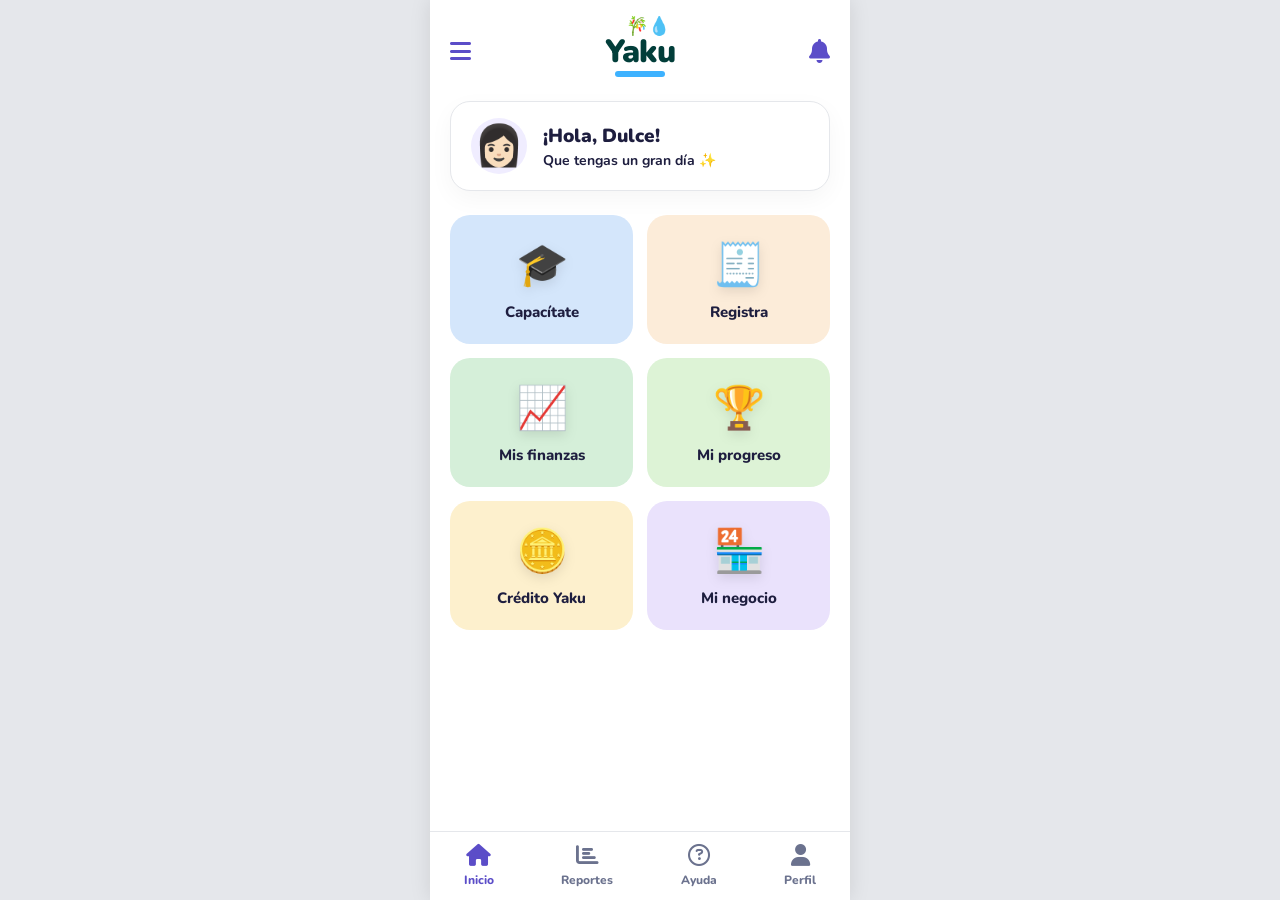
<file: app.html>
<!DOCTYPE html>
<html lang="es">
<head>
    <meta charset="UTF-8">
    <meta name="viewport" content="width=device-width, initial-scale=1, viewport-fit=cover">
    <title>Yaku | App</title>
    <link href="https://fonts.googleapis.com/css2?family=Nunito:wght@500;700;800;900&display=swap" rel="stylesheet">
    <link rel="stylesheet" href="https://cdnjs.cloudflare.com/ajax/libs/font-awesome/6.4.0/css/all.min.css">
    <style>
        :root {
            --bg-color: #F8F9FE;
            --text-dark: #1E1E3F;
            --text-muted: #6B728E;
            --primary: #5B4DC8;
            --border-light: #E5E7EB;
            
            /* Colores de las tarjetas */
            --c-blue: #D4E6FB; --c-orange: #FCECD9; --c-green-light: #D5EFD9;
            --c-green-mint: #DDF3D6; --c-yellow: #FDF0CD; --c-purple: #EAE2FC;
        }

        * { box-sizing: border-box; margin: 0; padding: 0; font-family: 'Nunito', sans-serif; }
        body { background-color: #E5E7EB; display: flex; justify-content: center; min-height: 100vh; }

        .app-container {
            width: 100%; max-width: 420px; background: #FFFFFF;
            min-height: 100vh; position: relative; overflow-x: hidden;
            box-shadow: 0 0 20px rgba(0,0,0,0.1); display: flex; flex-direction: column;
        }

        /* Contenedor de vistas con scroll independiente */
        .view-container { flex: 1; overflow-y: auto; padding: 24px 20px 90px; }
        .view { display: none; animation: fadeIn 0.2s ease; }
        .view.active { display: block; }
        @keyframes fadeIn { from { opacity: 0; } to { opacity: 1; } }

        /* --- HOME & SETTINGS (Estilos Anteriores) --- */
        .top-bar { display: flex; justify-content: space-between; align-items: center; margin-bottom: 24px; color: var(--primary); font-size: 24px; }
        .logo-container { text-align: center; position: relative; display: flex; flex-direction: column; align-items: center; justify-content: center; margin-top: -10px;}
        .logo-icons { font-size: 18px; margin-bottom: -8px; margin-left: 15px;}
        .logo-text { font-size: 32px; font-weight: 900; color: #023E3A; letter-spacing: -1px; }
        .logo-wave { width: 50px; height: 6px; background: #3DB2FF; border-radius: 10px; margin-top: -2px;}

        .greeting-card { background: white; border-radius: 20px; padding: 16px 20px; display: flex; align-items: center; gap: 16px; margin-bottom: 24px; box-shadow: 0 8px 25px rgba(0,0,0,0.04); border: 1px solid var(--border-light); }
        .avatar { width: 56px; height: 56px; background: #F0EDFF; border-radius: 50%; display: flex; justify-content: center; align-items: center; font-size: 40px; }
        .greeting-text h2 { font-size: 19px; font-weight: 900; color: var(--text-dark); margin-bottom: 2px; }
        .greeting-text p { font-size: 14px; font-weight: 700; color: var(--text-dark); }

        .grid-menu { display: grid; grid-template-columns: 1fr 1fr; gap: 14px; }
        .card-btn { border-radius: 20px; padding: 22px 10px; text-align: center; display: flex; flex-direction: column; align-items: center; justify-content: center; border: none; cursor: pointer; transition: transform 0.1s; }
        .card-btn:active { transform: scale(0.95); }
        .card-btn .icon { font-size: 42px; margin-bottom: 8px; filter: drop-shadow(0 4px 6px rgba(0,0,0,0.1)); }
        .card-btn span { font-weight: 800; font-size: 15px; color: var(--text-dark); }
        .bg-cap { background: var(--c-blue); } .bg-reg { background: var(--c-orange); } .bg-fin { background: var(--c-green-light); } .bg-pro { background: var(--c-green-mint); } .bg-cre { background: var(--c-yellow); } .bg-neg { background: var(--c-purple); }

        /* --- NUEVA TRANSACCIÓN (Registra) --- */
        .reg-header { display: flex; justify-content: space-between; align-items: flex-start; margin-bottom: 20px; padding-bottom: 15px; border-bottom: 1px solid var(--border-light); }
        .reg-header h1 { font-size: 20px; font-weight: 900; color: var(--text-dark); }
        .reg-header p { font-size: 12px; color: var(--text-muted); font-weight: 600; margin-top: 2px; }
        .btn-close { width: 32px; height: 32px; border-radius: 50%; background: #F3F4F6; border: none; color: var(--text-dark); font-size: 14px; cursor: pointer; display: flex; justify-content: center; align-items: center; }

        .form-section { margin-bottom: 18px; }
        .form-label { display: block; font-size: 11px; font-weight: 800; color: var(--text-muted); text-transform: uppercase; margin-bottom: 10px; letter-spacing: 0.5px; }
        
        /* Botones Tipo Movimiento */
        .type-grid { display: grid; grid-template-columns: repeat(4, 1fr); gap: 10px; }
        .type-btn { background: #F8F9FA; border: 1px solid transparent; border-radius: 16px; padding: 12px 5px; display: flex; flex-direction: column; align-items: center; gap: 8px; cursor: pointer; transition: all 0.2s; }
        .type-btn .t-icon { width: 32px; height: 32px; border-radius: 10px; background: white; display: flex; justify-content: center; align-items: center; font-size: 14px; box-shadow: 0 2px 5px rgba(0,0,0,0.05); }
        .type-btn span { font-size: 12px; font-weight: 700; color: var(--text-dark); }
        
        .type-btn.active { background: var(--primary); }
        .type-btn.active span { color: white; }
        .type-btn.active .t-icon { background: rgba(255,255,255,0.2); color: white; box-shadow: none; }
        
        /* Colores íconos inactivos */
        .type-btn[data-type="venta"] .t-icon { color: var(--primary); }
        .type-btn[data-type="ingreso"] .t-icon { color: #10B981; }
        .type-btn[data-type="compra"] .t-icon { color: #3B82F6; }
        .type-btn[data-type="gasto"] .t-icon { color: #EF4444; }

        /* Card Monto */
        .amount-card { background: #FAFAFA; border: 1px solid var(--border-light); border-radius: 20px; padding: 20px; text-align: center; display: flex; flex-direction: column; align-items: center; }
        .amount-card span.lbl { font-size: 12px; color: var(--text-muted); font-weight: 700; margin-bottom: 5px; }
        .amount-input-group { display: flex; justify-content: center; align-items: center; gap: 10px; margin-bottom: 10px; }
        .amount-input-group span.currency { font-size: 24px; font-weight: 800; color: var(--primary); }
        .amount-input-group input { font-size: 36px; font-weight: 900; color: var(--text-dark); background: transparent; border: none; width: 120px; text-align: center; outline: none; font-family: 'Nunito', sans-serif; }
        .tag-green { background: #DDF3D6; color: #065F46; font-size: 11px; font-weight: 800; padding: 4px 10px; border-radius: 10px; }

        /* Inputs Generales */
        .input-box { width: 100%; background: #FAFAFA; border: 1px solid var(--border-light); border-radius: 12px; padding: 14px 16px; font-size: 14px; font-weight: 700; color: var(--text-dark); outline: none; appearance: none; }
        .input-box:focus { border-color: var(--primary); background: white; }

        /* Botones Método Cobro */
        .method-grid { display: grid; grid-template-columns: repeat(3, 1fr); gap: 10px; }
        .method-btn { background: white; border: 1px solid var(--border-light); border-radius: 12px; padding: 12px 5px; display: flex; align-items: center; justify-content: center; gap: 6px; cursor: pointer; font-size: 12px; font-weight: 800; color: var(--text-dark); transition: all 0.2s; }
        .method-btn i { font-size: 14px; }
        
        .method-btn.active { border-color: var(--primary); color: var(--primary); background: #F8F7FF; }
        .method-btn[data-method="yape"] i { color: #8B5CF6; }
        .method-btn[data-method="efectivo"] i { color: #10B981; }
        .method-btn[data-method="transferencia"] i { color: #3B82F6; }

        /* Fecha y Footer */
        .date-box { display: flex; justify-content: space-between; align-items: center; background: #FAFAFA; border: 1px solid var(--border-light); border-radius: 12px; padding: 14px 16px; margin-top: 15px; }
        .date-box .d-text { font-size: 13px; font-weight: 700; color: var(--text-dark); }
        .date-box .d-text i { color: var(--text-muted); margin-right: 8px; }
        .date-box .d-change { font-size: 13px; font-weight: 800; color: var(--primary); cursor: pointer; }

        .btn-submit { width: 100%; background: var(--primary); color: white; border: none; border-radius: 14px; padding: 16px; font-size: 16px; font-weight: 800; display: flex; justify-content: center; align-items: center; gap: 8px; cursor: pointer; margin-top: 24px; }
        .btn-submit:active { transform: scale(0.98); }

        /* --- MENÚ INFERIOR --- */
        .bottom-nav { position: absolute; bottom: 0; left: 0; width: 100%; background: white; display: flex; justify-content: space-around; align-items: center; padding: 12px 0 calc(12px + env(safe-area-inset-bottom)); border-top: 1px solid var(--border-light); z-index: 10; }
        .nav-btn { display: flex; flex-direction: column; align-items: center; gap: 6px; color: var(--text-dark); background: none; border: none; cursor: pointer; }
        .nav-btn i { font-size: 22px; color: var(--text-muted); }
        .nav-btn span { font-size: 12px; font-weight: 800; color: var(--text-muted); }
        .nav-btn.active i, .nav-btn.active span { color: var(--primary); }
    </style>
</head>
<body>

<div class="app-container">

    <div class="view-container">
        <!-- VISTA: INICIO -->
        <div id="view-home" class="view active">
            <div class="top-bar">
                <i class="fas fa-bars"></i>
                <div class="logo-container">
                    <div class="logo-icons">🎋💧</div>
                    <div class="logo-text">Yaku</div>
                    <div class="logo-wave"></div>
                </div>
                <i class="fas fa-bell"></i>
            </div>

            <div class="greeting-card">
                <div class="avatar">👩🏻</div>
                <div class="greeting-text">
                    <h2>¡Hola, Dulce!</h2>
                    <p>Que tengas un gran día ✨</p>
                </div>
            </div>

            <div class="grid-menu">
                <button class="card-btn bg-cap">
                    <div class="icon">🎓</div>
                    <span>Capacítate</span>
                </button>
                <button class="card-btn bg-reg" onclick="switchTab('register')">
                    <div class="icon">🧾</div>
                    <span>Registra</span>
                </button>
                <button class="card-btn bg-fin">
                    <div class="icon">📈</div>
                    <span>Mis finanzas</span>
                </button>
                <button class="card-btn bg-pro">
                    <div class="icon">🏆</div>
                    <span>Mi progreso</span>
                </button>
                <button class="card-btn bg-cre">
                    <div class="icon">🪙</div>
                    <span>Crédito Yaku</span>
                </button>
                <button class="card-btn bg-neg">
                    <div class="icon">🏪</div>
                    <span>Mi negocio</span>
                </button>
            </div>
        </div>

        <!-- VISTA: NUEVA TRANSACCIÓN -->
        <div id="view-register" class="view">
            <div class="reg-header">
                <div>
                    <h1>Nueva Transacción</h1>
                    <p>Registra tus movimientos diarios al instante</p>
                </div>
                <button class="btn-close" onclick="switchTab('home')"><i class="fas fa-times"></i></button>
            </div>

            <div class="form-section">
                <label class="form-label">TIPO DE MOVIMIENTO</label>
                <div class="type-grid">
                    <button class="type-btn active" data-type="venta" onclick="selectType(this)">
                        <div class="t-icon"><i class="fas fa-shopping-cart"></i></div>
                        <span>Venta</span>
                    </button>
                    <button class="type-btn" data-type="ingreso" onclick="selectType(this)">
                        <div class="t-icon"><i class="fas fa-arrow-up"></i></div>
                        <span>Ingreso</span>
                    </button>
                    <button class="type-btn" data-type="compra" onclick="selectType(this)">
                        <div class="t-icon"><i class="fas fa-shopping-bag"></i></div>
                        <span>Compra</span>
                    </button>
                    <button class="type-btn" data-type="gasto" onclick="selectType(this)">
                        <div class="t-icon"><i class="fas fa-arrow-down"></i></div>
                        <span>Gasto</span>
                    </button>
                </div>
            </div>

            <div class="form-section amount-card">
                <span class="lbl">Monto en Soles</span>
                <div class="amount-input-group">
                    <span class="currency">S/</span>
                    <input type="number" value="50.00" step="0.01">
                </div>
                <div class="tag-green">+ Suma a tus ventas del día</div>
            </div>

            <div class="form-section">
                <label class="form-label">Categoría o concepto</label>
                <select class="input-box">
                    <option>🛍️ Venta en mostrador / Local</option>
                    <option>📦 Venta online</option>
                    <option>📱 Servicio brindado</option>
                </select>
            </div>

            <div class="form-section">
                <label class="form-label">Detalle o cliente (opcional)</label>
                <input type="text" class="input-box" value="Venta - Cliente 001" placeholder="Ej. Juan Pérez">
            </div>

            <div class="form-section">
                <label class="form-label">Método de cobro</label>
                <div class="method-grid">
                    <button class="method-btn active" data-method="yape" onclick="selectMethod(this)">
                        <i class="fas fa-heart"></i> Yape / Plin
                    </button>
                    <button class="method-btn" data-method="efectivo" onclick="selectMethod(this)">
                        <i class="fas fa-money-bill-wave"></i> Efectivo
                    </button>
                    <button class="method-btn" data-method="transferencia" onclick="selectMethod(this)">
                        <i class="fas fa-university"></i> Transferencia
                    </button>
                </div>
            </div>

            <div class="date-box">
                <span class="d-text"><i class="far fa-calendar-alt"></i> Fecha: <strong>Hoy, 26 Oct 2026</strong></span>
                <span class="d-change">Cambiar</span>
            </div>

            <button class="btn-submit" onclick="alert('¡Transacción guardada con éxito!')">
                <i class="fas fa-check"></i> Guardar transacción
            </button>
        </div>
    </div>

    <!-- MENÚ INFERIOR -->
    <div class="bottom-nav" id="main-nav">
        <button class="nav-btn active" id="tab-home" onclick="switchTab('home')">
            <i class="fas fa-home"></i>
            <span>Inicio</span>
        </button>
        <button class="nav-btn" id="tab-reports">
            <i class="fas fa-chart-bar"></i>
            <span>Reportes</span>
        </button>
        <button class="nav-btn" id="tab-help">
            <i class="far fa-question-circle"></i>
            <span>Ayuda</span>
        </button>
        <button class="nav-btn" id="tab-profile">
            <i class="fas fa-user"></i>
            <span>Perfil</span>
        </button>
    </div>

</div>

<script>
    // Navegación entre pantallas
    function switchTab(tab) {
        document.querySelectorAll('.view').forEach(v => v.classList.remove('active'));
        
        if(tab === 'home') {
            document.getElementById('view-home').classList.add('active');
            document.getElementById('main-nav').style.display = 'flex'; // Mostrar menú inferior
        } else if(tab === 'register') {
            document.getElementById('view-register').classList.add('active');
            document.getElementById('main-nav').style.display = 'none'; // Ocultar menú en formulario
        }
        
        document.querySelector('.view-container').scrollTo(0,0);
    }

    // Interacción: Tipo de Movimiento
    function selectType(btnElement) {
        document.querySelectorAll('.type-btn').forEach(btn => btn.classList.remove('active'));
        btnElement.classList.add('active');
    }

    // Interacción: Método de Cobro
    function selectMethod(btnElement) {
        document.querySelectorAll('.method-btn').forEach(btn => btn.classList.remove('active'));
        btnElement.classList.add('active');
    }
</script>

</body>
</html>
</file>
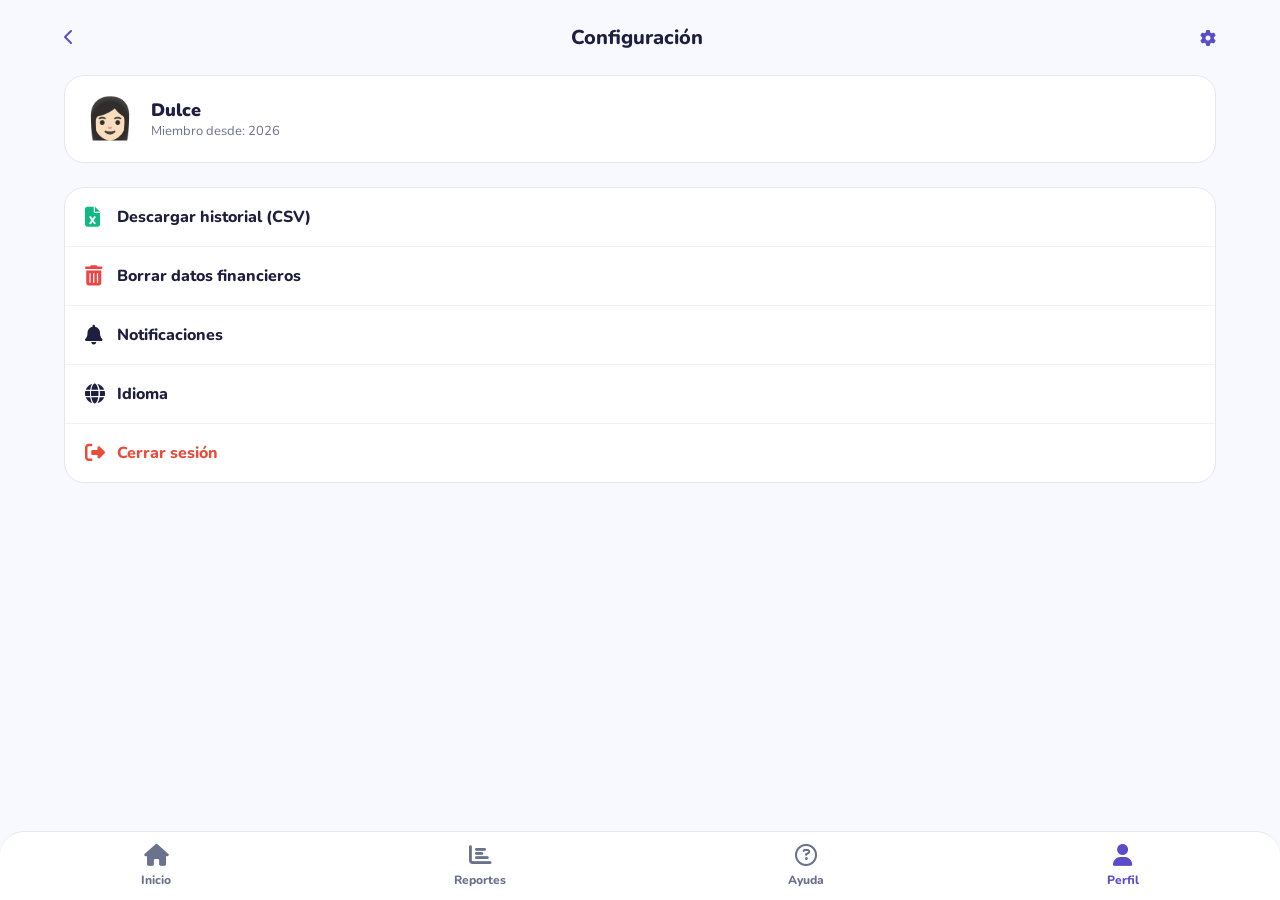
<file: configuracion.html>
<!DOCTYPE html>
<html lang="es">
<head>
    <meta charset="UTF-8">
    <meta name="viewport" content="width=device-width, initial-scale=1, viewport-fit=cover">
    <title>Yaku | Configuración</title>
    <link href="https://fonts.googleapis.com/css2?family=Nunito:wght@500;700;800;900&display=swap" rel="stylesheet">
    <link rel="stylesheet" href="https://cdnjs.cloudflare.com/ajax/libs/font-awesome/6.4.0/css/all.min.css">
    <link rel="stylesheet" href="estilos.css">
    <style>
        .settings-header { display: flex; justify-content: space-between; align-items: center; margin-bottom: 24px; color: var(--primary); }
        .settings-header h1 { font-size: 20px; font-weight: 800; color: var(--text-dark); }
        .profile-card { background: white; border-radius: 20px; padding: 16px 20px; display: flex; align-items: center; margin-bottom: 24px; border: 1px solid var(--border-light); }
        .profile-card .avatar { font-size: 40px; }
        .profile-card .info { flex: 1; margin-left: 16px; }
        .profile-card h3 { font-size: 18px; font-weight: 900; color: var(--text-dark); }
        .profile-card p { font-size: 13px; color: var(--text-muted); }
        .settings-list { background: white; border-radius: 20px; border: 1px solid var(--border-light); overflow: hidden; }
        .s-item { display: flex; align-items: center; padding: 18px 20px; border-bottom: 1px solid #F0F0F5; text-decoration: none; color: var(--text-dark); background: transparent; border-top: none; border-left: none; border-right: none; width: 100%; text-align: left; cursor: pointer; font-size: 16px; font-family: inherit;}
        .s-item:last-child { border-bottom: none; }
        .s-item i.left-icon { width: 32px; font-size: 20px; }
        .s-item .text { flex: 1; font-weight: 800; }
        .s-item.logout { color: #E74C3C; }
    </style>
</head>
<body>
<div class="app-container">
    <div class="view-container">
        <div class="settings-header">
            <a href="index.html" style="color: var(--primary); text-decoration: none;"><i class="fas fa-chevron-left"></i></a>
            <h1>Configuración</h1>
            <i class="fas fa-cog"></i>
        </div>

        <div class="profile-card">
            <div class="avatar">👩🏻</div>
            <div class="info">
                <h3>Dulce</h3>
                <p>Miembro desde: 2026</p>
            </div>
        </div>

        <div class="settings-list">
            <button class="s-item" onclick="exportarCSV()">
                <i class="fas fa-file-excel left-icon" style="color: #10B981;"></i>
                <span class="text">Descargar historial (CSV)</span>
            </button>
            <button class="s-item" onclick="borrarDatos()">
                <i class="fas fa-trash-alt left-icon" style="color: #EF4444;"></i>
                <span class="text">Borrar datos financieros</span>
            </button>
            <div class="s-item"><i class="fas fa-bell left-icon"></i><span class="text">Notificaciones</span></div>
            <div class="s-item"><i class="fas fa-globe left-icon"></i><span class="text">Idioma</span></div>
            <button class="s-item logout" onclick="cerrarSesion()">
                <i class="fas fa-sign-out-alt left-icon"></i>
                <span class="text">Cerrar sesión</span>
            </button>
        </div>
    </div>

    <div class="bottom-nav">
        <a href="index.html" class="nav-btn"><i class="fas fa-home"></i><span>Inicio</span></a>
        <a href="misfinanzas.html" class="nav-btn"><i class="fas fa-chart-bar"></i><span>Reportes</span></a>
        <a href="#" class="nav-btn"><i class="far fa-question-circle"></i><span>Ayuda</span></a>
        <a href="configuracion.html" class="nav-btn active"><i class="fas fa-user"></i><span>Perfil</span></a>
    </div>
</div>

<script>
    function exportarCSV() {
        const transacciones = JSON.parse(localStorage.getItem('yaku_data')) || [];
        if (transacciones.length === 0) {
            alert('No hay datos para exportar.');
            return;
        }
        let csvContent = "data:text/csv;charset=utf-8,Fecha,Tipo,Categoría,Detalle,Método,Monto\n";
        transacciones.forEach(t => {
            const fecha = new Date(t.fecha).toLocaleDateString();
            csvContent += `${fecha},${t.tipo},"${t.categoria}","${t.detalle}",${t.metodo},${t.monto}\n`;
        });
        const encodedUri = encodeURI(csvContent);
        const link = document.createElement("a");
        link.setAttribute("href", encodedUri);
        link.setAttribute("download", "yaku_reporte.csv");
        document.body.appendChild(link);
        link.click();
        document.body.removeChild(link);
    }

    function borrarDatos() {
        if(confirm("¿Estás seguro de eliminar todo tu historial? El saldo volverá a S/ 0.00")) {
            localStorage.removeItem('yaku_data');
            alert('Datos eliminados correctamente.');
        }
    }

    function cerrarSesion() {
        localStorage.removeItem('yaku_token');
        window.location.href = 'login.html';
    }
</script>
</body>
</html>
</file>
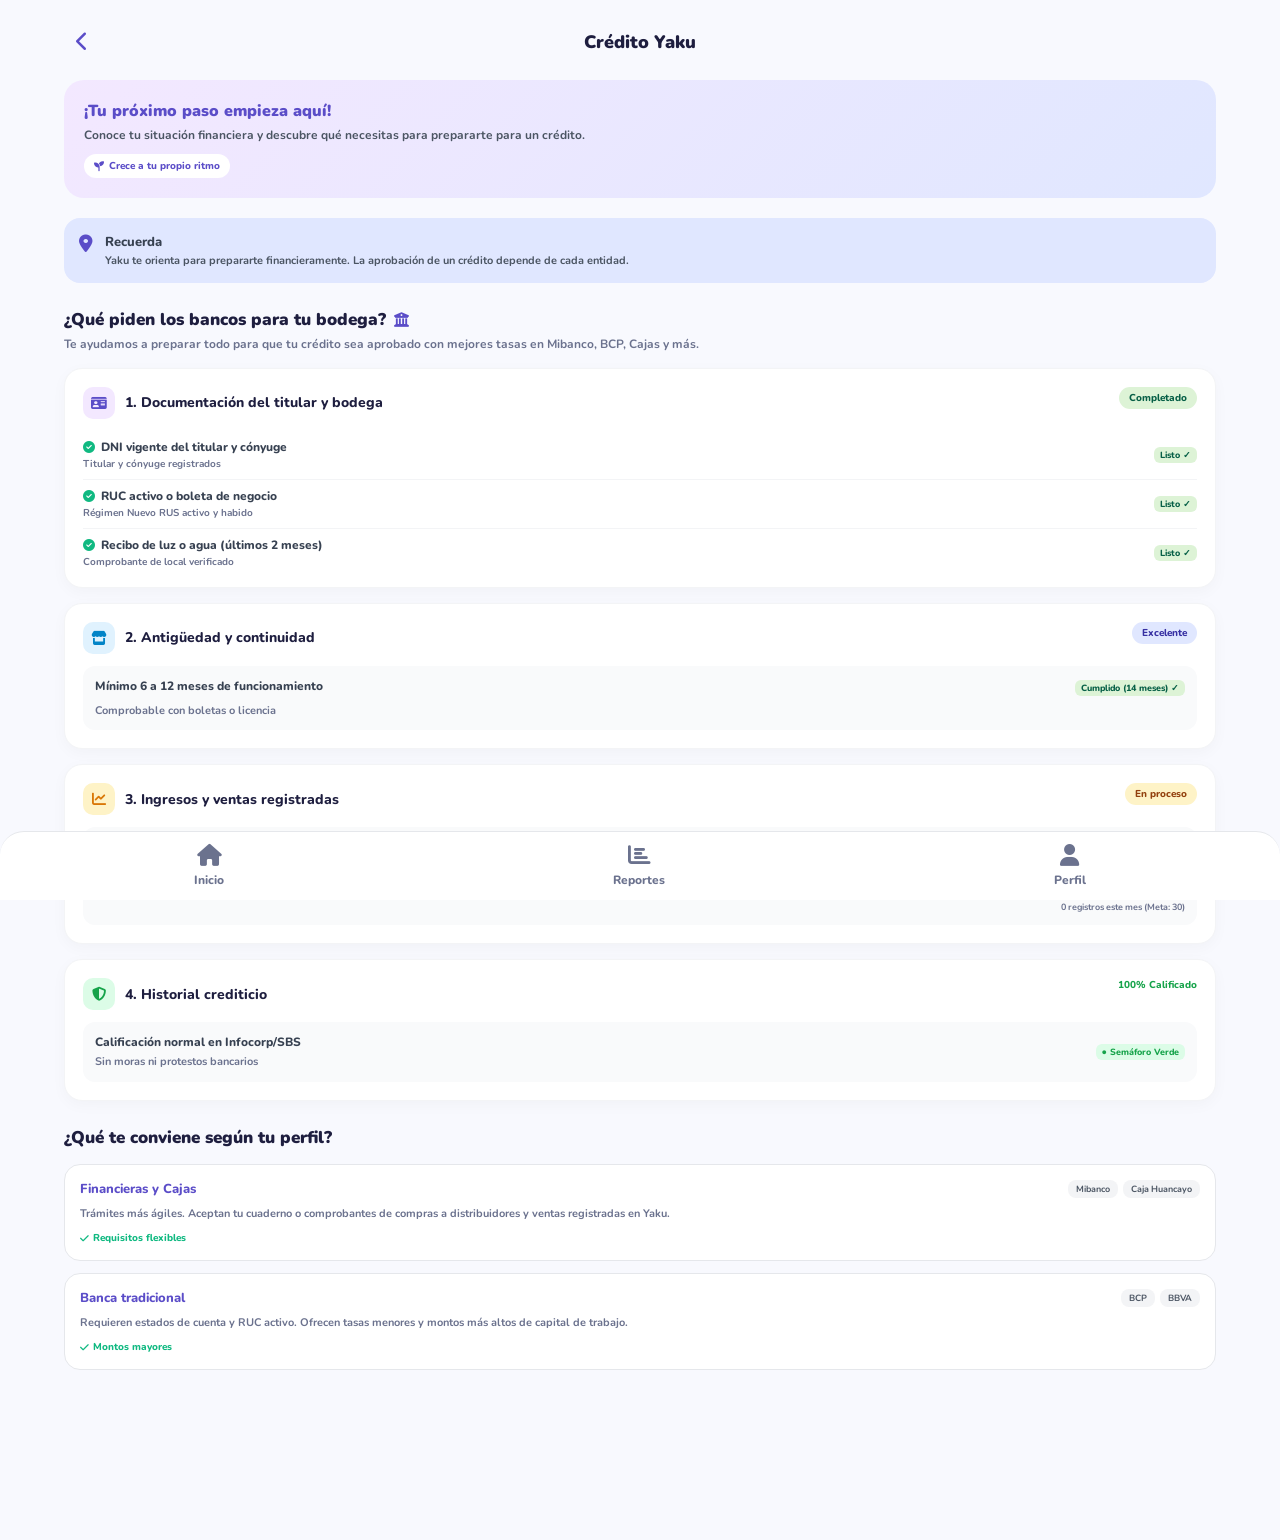
<file: credito.html>
<!DOCTYPE html>
<html lang="es">
<head>
    <meta charset="UTF-8">
    <meta name="viewport" content="width=device-width, initial-scale=1, viewport-fit=cover">
    <title>Yaku | Crédito Yaku</title>
    <link href="https://fonts.googleapis.com/css2?family=Nunito:wght@500;700;800;900&display=swap" rel="stylesheet">
    <link rel="stylesheet" href="https://cdnjs.cloudflare.com/ajax/libs/font-awesome/6.4.0/css/all.min.css">
    <link rel="stylesheet" href="estilos.css">
    <style>
        body { background: #F8F9FE; }
        .header { display: flex; align-items: center; justify-content: space-between; margin-bottom: 20px; }
        .btn-back { width: 36px; height: 36px; color: var(--primary); display: flex; justify-content: center; align-items: center; text-decoration: none; font-size: 20px; font-weight: 900;}
        .header h1 { font-size: 18px; font-weight: 900; color: var(--text-dark); margin: 0; }
        
        /* Banners y Alertas */
        .hero-banner { background: linear-gradient(135deg, #F3E8FF 0%, #E0E7FF 100%); border-radius: 20px; padding: 20px; margin-bottom: 20px; position: relative; overflow: hidden; }
        .hero-banner h2 { font-size: 16px; font-weight: 900; color: #5B4DC8; margin: 0 0 5px 0; }
        .hero-banner p { font-size: 12px; color: #4B5563; font-weight: 700; margin: 0 0 10px 0; line-height: 1.4; width: 85%; }
        .hero-banner .badge { display: inline-flex; align-items: center; gap: 5px; background: white; color: #5B4DC8; font-size: 10px; font-weight: 800; padding: 5px 10px; border-radius: 12px; }
        
        .alert-info { background: #E0E7FF; border-radius: 16px; padding: 15px; display: flex; gap: 12px; align-items: flex-start; margin-bottom: 25px; }
        .alert-info i { color: #5B4DC8; font-size: 18px; margin-top: 2px; }
        .alert-info div h4 { margin: 0 0 3px 0; font-size: 13px; font-weight: 800; color: #374151; }
        .alert-info div p { margin: 0; font-size: 11px; font-weight: 700; color: #4B5563; line-height: 1.3; }

        /* Sección Título */
        .section-title { margin-bottom: 15px; }
        .section-title h3 { font-size: 17px; font-weight: 900; color: var(--text-dark); margin: 0 0 5px 0; display: flex; align-items: center; gap: 8px; }
        .section-title p { font-size: 12px; color: var(--text-muted); font-weight: 700; margin: 0; line-height: 1.4; }

        /* Tarjetas de Requisitos */
        .req-card { background: white; border-radius: 18px; padding: 18px; margin-bottom: 15px; box-shadow: 0 4px 15px rgba(0,0,0,0.03); border: 1px solid #F3F4F6; }
        .req-header { display: flex; justify-content: space-between; align-items: flex-start; margin-bottom: 12px; }
        .req-header-title { display: flex; align-items: center; gap: 10px; }
        .req-icon { width: 32px; height: 32px; border-radius: 10px; background: #F3E8FF; color: #5B4DC8; display: flex; justify-content: center; align-items: center; font-size: 14px; }
        .req-header h4 { font-size: 14px; font-weight: 800; color: var(--text-dark); margin: 0; }
        
        /* Badges de Estado */
        .status { padding: 4px 10px; border-radius: 12px; font-size: 10px; font-weight: 800; }
        .status-done { background: #DDF3D6; color: #065F46; }
        .status-process { background: #FEF3C7; color: #92400E; }
        .status-excellent { background: #E0E7FF; color: #3730A3; }

        /* Listas internas */
        .req-list { list-style: none; padding: 0; margin: 0; }
        .req-list li { display: flex; justify-content: space-between; align-items: center; padding: 8px 0; border-bottom: 1px solid #F3F4F6; }
        .req-list li:last-child { border-bottom: none; padding-bottom: 0; }
        .req-item-info h5 { margin: 0; font-size: 12px; font-weight: 800; color: #374151; display: flex; align-items: center; gap: 6px; }
        .req-item-info p { margin: 2px 0 0 0; font-size: 10px; font-weight: 700; color: var(--text-muted); }
        .item-badge { background: #DDF3D6; color: #065F46; font-size: 9px; padding: 2px 6px; border-radius: 6px; font-weight: 800; }

        /* Contenido texto req */
        .req-body-text { background: #F9FAFB; padding: 12px; border-radius: 12px; margin-top: 5px; }
        .req-body-text h5 { margin: 0 0 4px 0; font-size: 12px; font-weight: 800; color: #374151; }
        .req-body-text p { margin: 0; font-size: 11px; font-weight: 700; color: var(--text-muted); line-height: 1.4; }
        
        .progress-bar-container { background: #E5E7EB; height: 6px; border-radius: 3px; margin-top: 10px; overflow: hidden; }
        .progress-bar-fill { background: #F59E0B; height: 100%; border-radius: 3px; transition: width 0.5s ease; }

        /* Perfiles bancarios */
        .profile-card { background: white; border: 1px solid #E5E7EB; border-radius: 16px; padding: 15px; margin-bottom: 12px; }
        .profile-header { display: flex; justify-content: space-between; align-items: center; margin-bottom: 8px; }
        .profile-header h4 { margin: 0; font-size: 13px; font-weight: 800; color: #5B4DC8; }
        .profile-tags { display: flex; gap: 5px; }
        .p-tag { background: #F3F4F6; color: #4B5563; font-size: 9px; padding: 3px 8px; border-radius: 8px; font-weight: 700; }
        .profile-card p { margin: 0 0 10px 0; font-size: 11px; font-weight: 700; color: var(--text-muted); line-height: 1.4; }
        .profile-benefit { font-size: 10px; font-weight: 800; color: #10B981; display: flex; align-items: center; gap: 4px; }
    </style>
</head>
<body>
<div class="app-container">
    <div class="view-container">
        
        <div class="header">
            <a href="index.html" class="btn-back"><i class="fas fa-chevron-left"></i></a>
            <h1>Crédito Yaku</h1>
            <div style="width: 36px;"></div>
        </div>

        <div class="hero-banner">
            <h2>¡Tu próximo paso empieza aquí!</h2>
            <p>Conoce tu situación financiera y descubre qué necesitas para prepararte para un crédito.</p>
            <div class="badge"><i class="fas fa-seedling"></i> Crece a tu propio ritmo</div>
        </div>

        <div class="alert-info">
            <i class="fas fa-map-marker-alt"></i>
            <div>
                <h4>Recuerda</h4>
                <p>Yaku te orienta para prepararte financieramente. La aprobación de un crédito depende de cada entidad.</p>
            </div>
        </div>

        <div class="section-title">
            <h3>¿Qué piden los bancos para tu bodega? <i class="fas fa-university" style="color:#5B4DC8; font-size:15px;"></i></h3>
            <p>Te ayudamos a preparar todo para que tu crédito sea aprobado con mejores tasas en Mibanco, BCP, Cajas y más.</p>
        </div>

        <!-- Requisito 1 -->
        <div class="req-card">
            <div class="req-header">
                <div class="req-header-title">
                    <div class="req-icon"><i class="fas fa-id-card"></i></div>
                    <h4>1. Documentación del titular y bodega</h4>
                </div>
                <span class="status status-done">Completado</span>
            </div>
            <ul class="req-list">
                <li>
                    <div class="req-item-info">
                        <h5><i class="fas fa-check-circle" style="color:#10B981;"></i> DNI vigente del titular y cónyuge</h5>
                        <p>Titular y cónyuge registrados</p>
                    </div>
                    <span class="item-badge">Listo ✓</span>
                </li>
                <li>
                    <div class="req-item-info">
                        <h5><i class="fas fa-check-circle" style="color:#10B981;"></i> RUC activo o boleta de negocio</h5>
                        <p>Régimen Nuevo RUS activo y habido</p>
                    </div>
                    <span class="item-badge">Listo ✓</span>
                </li>
                <li>
                    <div class="req-item-info">
                        <h5><i class="fas fa-check-circle" style="color:#10B981;"></i> Recibo de luz o agua (últimos 2 meses)</h5>
                        <p>Comprobante de local verificado</p>
                    </div>
                    <span class="item-badge">Listo ✓</span>
                </li>
            </ul>
        </div>

        <!-- Requisito 2 -->
        <div class="req-card">
            <div class="req-header">
                <div class="req-header-title">
                    <div class="req-icon" style="background:#E0F2FE; color:#0284C7;"><i class="fas fa-store"></i></div>
                    <h4>2. Antigüedad y continuidad</h4>
                </div>
                <span class="status status-excellent">Excelente</span>
            </div>
            <div class="req-body-text">
                <div style="display:flex; justify-content:space-between; align-items:center; margin-bottom:5px;">
                    <h5>Mínimo 6 a 12 meses de funcionamiento</h5>
                    <span class="item-badge" style="background:#DDF3D6; color:#065F46;">Cumplido (14 meses) ✓</span>
                </div>
                <p>Comprobable con boletas o licencia</p>
            </div>
        </div>

        <!-- Requisito 3 (DINÁMICO) -->
        <div class="req-card">
            <div class="req-header">
                <div class="req-header-title">
                    <div class="req-icon" style="background:#FEF3C7; color:#D97706;"><i class="fas fa-chart-line"></i></div>
                    <h4>3. Ingresos y ventas registradas</h4>
                </div>
                <span class="status status-process" id="lbl-status-ventas">En proceso</span>
            </div>
            <div class="req-body-text">
                <div style="display:flex; justify-content:space-between; align-items:center; margin-bottom:5px;">
                    <h5>Registro de ventas diarias o boletas</h5>
                    <span class="item-badge" style="background:#FFEDD5; color:#C2410C;" id="lbl-porcentaje-ventas">Registrado en Yaku (0%)</span>
                </div>
                <p>Proveedores: Backus, Alicorp y Arca Continental</p>
                <div class="progress-bar-container">
                    <div class="progress-bar-fill" id="bar-ventas" style="width: 0%;"></div>
                </div>
                <p style="font-size:9px; margin-top:5px; text-align:right;" id="lbl-detalle-ventas">0 registros este mes</p>
            </div>
        </div>

        <!-- Requisito 4 -->
        <div class="req-card">
            <div class="req-header">
                <div class="req-header-title">
                    <div class="req-icon" style="background:#DCFCE7; color:#16A34A;"><i class="fas fa-shield-alt"></i></div>
                    <h4>4. Historial crediticio</h4>
                </div>
                <span style="font-size:10px; font-weight:800; color:#16A34A;">100% Calificado</span>
            </div>
            <div class="req-body-text">
                <div style="display:flex; justify-content:space-between; align-items:center;">
                    <div>
                        <h5>Calificación normal en Infocorp/SBS</h5>
                        <p>Sin moras ni protestos bancarios</p>
                    </div>
                    <span class="item-badge" style="background:#DCFCE7; color:#16A34A;">● Semáforo Verde</span>
                </div>
            </div>
        </div>

        <div class="section-title" style="margin-top: 25px;">
            <h3>¿Qué te conviene según tu perfil?</h3>
        </div>

        <div class="profile-card">
            <div class="profile-header">
                <h4>Financieras y Cajas</h4>
                <div class="profile-tags">
                    <span class="p-tag">Mibanco</span>
                    <span class="p-tag">Caja Huancayo</span>
                </div>
            </div>
            <p>Trámites más ágiles. Aceptan tu cuaderno o comprobantes de compras a distribuidores y ventas registradas en Yaku.</p>
            <span class="profile-benefit"><i class="fas fa-check"></i> Requisitos flexibles</span>
        </div>

        <div class="profile-card" style="margin-bottom: 80px;">
            <div class="profile-header">
                <h4>Banca tradicional</h4>
                <div class="profile-tags">
                    <span class="p-tag">BCP</span>
                    <span class="p-tag">BBVA</span>
                </div>
            </div>
            <p>Requieren estados de cuenta y RUC activo. Ofrecen tasas menores y montos más altos de capital de trabajo.</p>
            <span class="profile-benefit"><i class="fas fa-check"></i> Montos mayores</span>
        </div>

    </div>

    <!-- Menú Inferior -->
    <div class="bottom-nav">
        <a href="index.html" class="nav-btn"><i class="fas fa-home"></i><span>Inicio</span></a>
        <a href="misfinanzas.html" class="nav-btn"><i class="fas fa-chart-bar"></i><span>Reportes</span></a>
        <a href="configuracion.html" class="nav-btn"><i class="fas fa-user"></i><span>Perfil</span></a>
    </div>
</div>

<script>
    document.addEventListener("DOMContentLoaded", () => {
        // Lógica para sincronizar la tarjeta 3 con los datos reales de la app
        const transacciones = JSON.parse(localStorage.getItem('yaku_data')) || [];
        
        // Contar transacciones del mes actual
        const fechaActual = new Date();
        const mesActual = fechaActual.getMonth();
        const añoActual = fechaActual.getFullYear();
        
        let registrosEsteMes = 0;
        
        transacciones.forEach(t => {
            const fechaT = new Date(t.fecha + 'T12:00:00'); // Evitar desfase de zona horaria
            if (fechaT.getMonth() === mesActual && fechaT.getFullYear() === añoActual) {
                registrosEsteMes++;
            }
        });

        // Asumimos que una buena constancia es tener al menos 30 registros al mes (1 diario aprox)
        const META_REGISTROS = 30;
        let porcentaje = Math.round((registrosEsteMes / META_REGISTROS) * 100);
        if (porcentaje > 100) porcentaje = 100;

        // Actualizar UI
        document.getElementById('lbl-detalle-ventas').innerText = `${registrosEsteMes} registros este mes (Meta: ${META_REGISTROS})`;
        document.getElementById('bar-ventas').style.width = `${porcentaje}%`;
        
        const lblPorcentaje = document.getElementById('lbl-porcentaje-ventas');
        const lblStatus = document.getElementById('lbl-status-ventas');
        const barFill = document.getElementById('bar-ventas');

        if (porcentaje >= 85) {
            lblPorcentaje.innerText = `Registrado en Yaku (${porcentaje}%) ✓`;
            lblPorcentaje.style.background = '#DDF3D6';
            lblPorcentaje.style.color = '#065F46';
            lblStatus.innerText = 'Excelente';
            lblStatus.className = 'status status-excellent';
            barFill.style.background = '#10B981'; // Verde
        } else {
            lblPorcentaje.innerText = `Registrado en Yaku (${porcentaje}%)`;
            lblPorcentaje.style.background = '#FFEDD5';
            lblPorcentaje.style.color = '#C2410C';
            lblStatus.innerText = 'En proceso';
            lblStatus.className = 'status status-process';
            barFill.style.background = '#F59E0B'; // Naranja
        }
    });
</script>
</body>
</html>
</file>
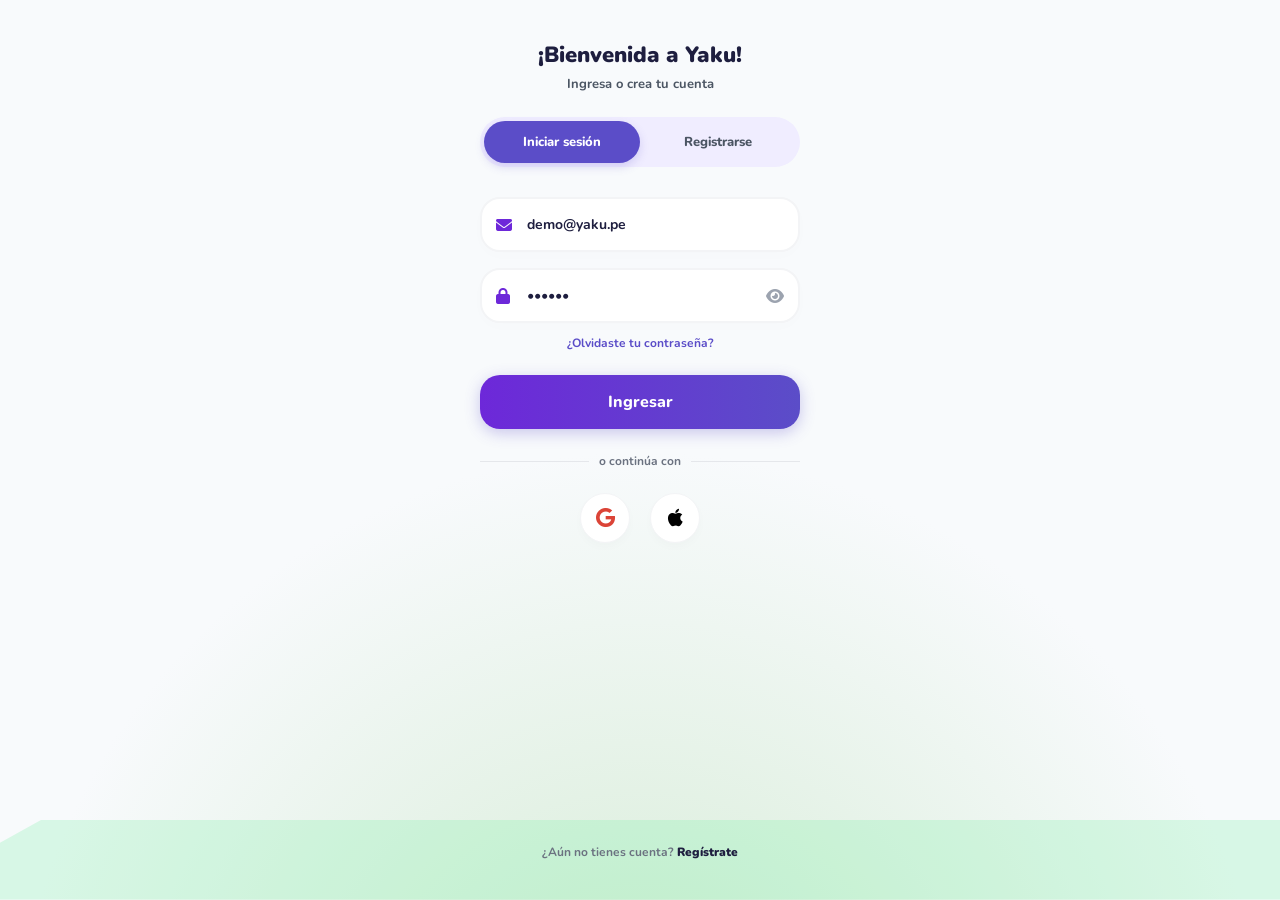
<file: login.html>
<!DOCTYPE html>
<html lang="es">
<head>
    <meta charset="UTF-8">
    <meta name="viewport" content="width=device-width, initial-scale=1, viewport-fit=cover">
    <title>Yaku | Iniciar Sesión</title>
    <link href="https://fonts.googleapis.com/css2?family=Nunito:wght@500;700;800;900&display=swap" rel="stylesheet">
    <link rel="stylesheet" href="https://cdnjs.cloudflare.com/ajax/libs/font-awesome/6.4.0/css/all.min.css">
    <link rel="stylesheet" href="estilos.css">
    <style>
        /* Fondo de la pantalla con las hojas verdes simuladas en la base */
        body {
            margin: 0;
            padding: 0;
            background-color: #F8FAFC;
            background-image: radial-gradient(circle at center 120%, #D3EBD3 0%, #F8FAFC 50%);
            background-attachment: fixed;
        }

        .login-container { 
            display: flex; 
            flex-direction: column; 
            align-items: center; 
            min-height: 100vh; 
            padding: 40px 24px; 
            position: relative;
            z-index: 2;
        }

        /* Títulos */
        .header-text { text-align: center; margin-bottom: 24px; }
        .header-text h1 { font-size: 22px; font-weight: 900; color: #1E1E3F; margin: 0 0 5px 0; }
        .header-text p { font-size: 13px; font-weight: 700; color: #4B5563; margin: 0; }

        /* Botones de switch (Iniciar sesión / Registrarse) */
        .toggle-container {
            display: flex;
            background: #F0EDFF;
            border-radius: 30px;
            padding: 4px;
            width: 100%;
            max-width: 320px;
            margin-bottom: 30px;
        }
        .toggle-btn {
            flex: 1;
            padding: 12px;
            border: none;
            border-radius: 30px;
            font-size: 13px;
            font-weight: 800;
            cursor: pointer;
            background: transparent;
            color: #4B5563;
            transition: 0.3s ease;
        }
        .toggle-btn.active {
            background: #5B4DC8;
            color: white;
            box-shadow: 0 4px 10px rgba(91, 77, 200, 0.2);
        }

        /* Formulario e Inputs */
        .login-form { width: 100%; max-width: 320px; display: flex; flex-direction: column; gap: 16px; }
        
        .input-group { position: relative; width: 100%; }
        .input-group i.icon-left { position: absolute; left: 16px; top: 50%; transform: translateY(-50%); color: #6D28D9; font-size: 16px; }
        .input-group i.icon-right { position: absolute; right: 16px; top: 50%; transform: translateY(-50%); color: #9CA3AF; font-size: 16px; cursor: pointer; }
        
        .input-box { 
            width: 100%; 
            background: white; 
            border: 2px solid #F3F4F6; 
            border-radius: 20px; 
            padding: 16px 45px; /* Espacio para los iconos */
            font-size: 14px; 
            font-weight: 700; 
            color: #1E1E3F; 
            outline: none; 
            transition: 0.2s; 
            box-sizing: border-box;
            box-shadow: 0 4px 15px rgba(0,0,0,0.01);
        }
        .input-box:focus { border-color: #5B4DC8; box-shadow: 0 0 0 3px rgba(91, 77, 200, 0.1); }
        .input-box::placeholder { color: #9CA3AF; }

        .forgot-link { text-align: center; font-size: 12px; font-weight: 700; color: #5B4DC8; text-decoration: none; margin-top: -4px; margin-bottom: 8px; }

        /* Botón Principal */
        .btn-login { 
            width: 100%; 
            background: linear-gradient(90deg, #6D28D9, #5B4DC8); 
            color: white; 
            border: none; 
            border-radius: 20px; 
            padding: 16px; 
            font-size: 16px; 
            font-weight: 800; 
            cursor: pointer; 
            transition: 0.2s; 
            box-shadow: 0 4px 15px rgba(91, 77, 200, 0.3);
        }
        .btn-login:active { transform: scale(0.98); }

        /* Separador y Redes Sociales */
        .divider { display: flex; align-items: center; text-align: center; width: 100%; max-width: 320px; margin: 24px 0; color: #6B7280; font-size: 12px; font-weight: 700; }
        .divider::before, .divider::after { content: ''; flex: 1; border-bottom: 1px solid #E5E7EB; }
        .divider:not(:empty)::before { margin-right: 10px; }
        .divider:not(:empty)::after { margin-left: 10px; }

        .social-login { display: flex; gap: 20px; justify-content: center; width: 100%; margin-bottom: 30px;}
        .social-btn { width: 50px; height: 50px; border-radius: 50%; background: white; border: 1px solid #F3F4F6; display: flex; justify-content: center; align-items: center; font-size: 20px; cursor: pointer; box-shadow: 0 4px 10px rgba(0,0,0,0.02); transition: 0.2s; }
        .social-btn:active { transform: scale(0.95); }

        .footer-text { text-align: center; font-size: 12px; font-weight: 700; color: #6B7280; margin-top: auto; }
        .footer-text a { color: #1E1E3F; text-decoration: none; font-weight: 900; }
        
        /* Hojas de adorno inferiores (simulando la imagen) */
        .leaves-bottom { position: absolute; bottom: 0; left: 0; right: 0; height: 80px; background-image: url('data:image/svg+xml;utf8,<svg xmlns="http://www.w3.org/2000/svg" viewBox="0 0 1440 320"><path fill="%2386efac" fill-opacity="0.4" d="M0,256L48,229.3C96,203,192,149,288,154.7C384,160,480,224,576,218.7C672,213,768,139,864,128C960,117,1056,171,1152,197.3C1248,224,1344,224,1392,224L1440,224L1440,320L1392,320C1344,320,1248,320,1152,320C1056,320,960,320,864,320C768,320,672,320,576,320C480,320,384,320,288,320C192,320,96,320,48,320L0,320Z"></path></svg>'); background-size: cover; background-position: bottom; z-index: 1; pointer-events: none; opacity: 0.7;}
    </style>
</head>
<body>
<div class="app-container" style="background: transparent; box-shadow: none;">
    <div class="login-container">
        
        <div class="header-text">
            <h1>¡Bienvenida a Yaku!</h1>
            <p>Ingresa o crea tu cuenta</p>
        </div>

        <div class="toggle-container">
            <button class="toggle-btn active">Iniciar sesión</button>
            <button class="toggle-btn" type="button">Registrarse</button>
        </div>

        <form class="login-form" onsubmit="iniciarSesion(event)">
            <!-- Input Email -->
            <div class="input-group">
                <i class="fas fa-envelope icon-left"></i>
                <input type="email" class="input-box" placeholder="Correo electrónico" required value="demo@yaku.pe">
            </div>
            
            <!-- Input Password -->
            <div class="input-group">
                <i class="fas fa-lock icon-left"></i>
                <input type="password" class="input-box" placeholder="Contraseña" required value="123456">
                <i class="fas fa-eye icon-right"></i>
            </div>
            
            <a href="#" class="forgot-link">¿Olvidaste tu contraseña?</a>
            
            <button type="submit" class="btn-login">Ingresar</button>
        </form>

        <div class="divider">o continúa con</div>
        
        <div class="social-login">
            <button class="social-btn"><i class="fab fa-google" style="color: #DB4437;"></i></button>
            <button class="social-btn"><i class="fab fa-apple" style="color: #000000;"></i></button>
        </div>

        <p class="footer-text">¿Aún no tienes cuenta? <a href="#">Regístrate</a></p>
    </div>
    
    <div class="leaves-bottom"></div>
</div>

<script>
    function iniciarSesion(e) {
        e.preventDefault();
        // Simula la creación de una sesión guardando un token en LocalStorage
        localStorage.setItem('yaku_token', 'sesion_activa_123');
        // Redirige al dashboard principal
        window.location.href = 'index.html';
    }

    // Funcionalidad básica para alternar la visibilidad de la contraseña
    document.querySelector('.fa-eye').addEventListener('click', function() {
        const passwordInput = this.previousElementSibling;
        if (passwordInput.type === 'password') {
            passwordInput.type = 'text';
            this.classList.replace('fa-eye', 'fa-eye-slash');
        } else {
            passwordInput.type = 'password';
            this.classList.replace('fa-eye-slash', 'fa-eye');
        }
    });
</script>
</body>
</html>
</file>
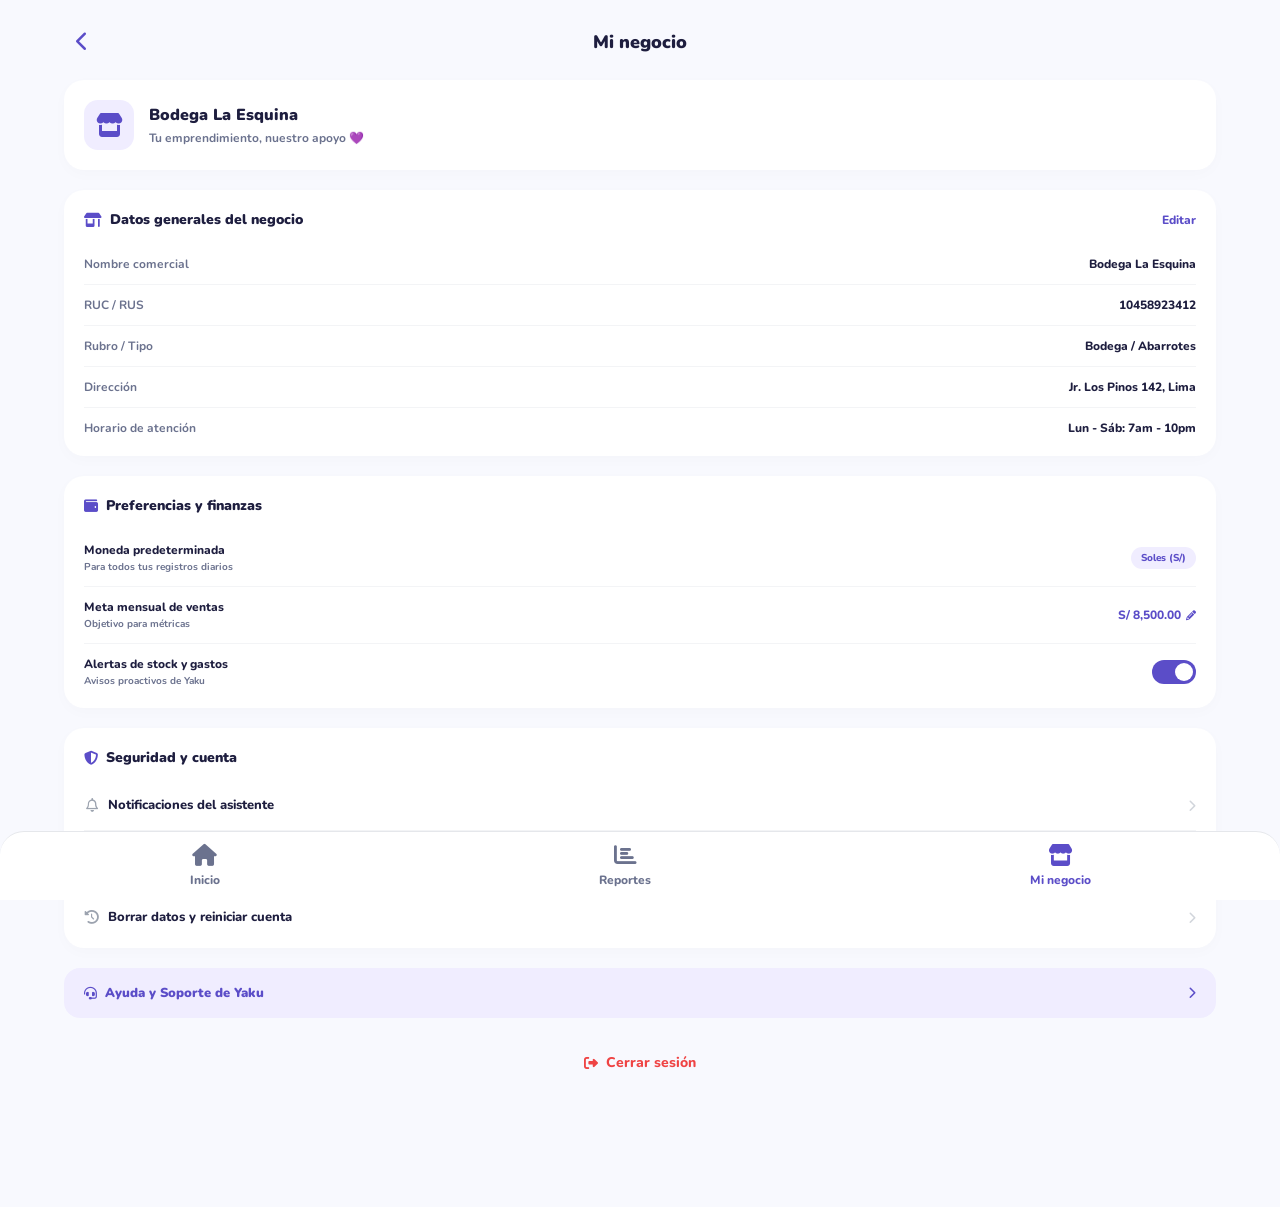
<file: minegocio.html>
<!DOCTYPE html>
<html lang="es">
<head>
    <meta charset="UTF-8">
    <meta name="viewport" content="width=device-width, initial-scale=1, viewport-fit=cover">
    <title>Yaku | Mi Negocio</title>
    <link href="https://fonts.googleapis.com/css2?family=Nunito:wght@500;700;800;900&display=swap" rel="stylesheet">
    <link rel="stylesheet" href="https://cdnjs.cloudflare.com/ajax/libs/font-awesome/6.4.0/css/all.min.css">
    <link rel="stylesheet" href="estilos.css">
    <style>
        body { background: #F8F9FE; }
        .header { display: flex; align-items: center; justify-content: space-between; margin-bottom: 20px; }
        .btn-back { width: 36px; height: 36px; color: var(--primary); display: flex; justify-content: center; align-items: center; text-decoration: none; font-size: 20px; font-weight: 900;}
        .header h1 { font-size: 18px; font-weight: 900; color: var(--text-dark); margin: 0; }

        /* Tarjeta Principal (Hero) */
        .hero-card { background: white; border-radius: 20px; padding: 20px; display: flex; align-items: center; gap: 15px; margin-bottom: 20px; box-shadow: 0 4px 15px rgba(0,0,0,0.02); }
        .hero-icon { width: 50px; height: 50px; background: #F0EDFF; border-radius: 14px; display: flex; justify-content: center; align-items: center; font-size: 24px; color: #5B4DC8; }
        .hero-info h2 { margin: 0 0 4px 0; font-size: 16px; font-weight: 900; color: var(--text-dark); }
        .hero-info p { margin: 0; font-size: 12px; font-weight: 700; color: var(--text-muted); }

        /* Secciones de Configuración */
        .config-card { background: white; border-radius: 20px; padding: 20px; margin-bottom: 20px; box-shadow: 0 4px 15px rgba(0,0,0,0.02); }
        .card-header { display: flex; justify-content: space-between; align-items: center; margin-bottom: 15px; }
        .card-header h3 { margin: 0; font-size: 14px; font-weight: 900; color: var(--text-dark); display: flex; align-items: center; gap: 8px; }
        .card-header h3 i { color: #5B4DC8; }
        .btn-edit { background: transparent; border: none; color: #5B4DC8; font-size: 12px; font-weight: 800; cursor: pointer; }

        /* Listas de datos */
        .data-list { list-style: none; padding: 0; margin: 0; }
        .data-list li { display: flex; justify-content: space-between; align-items: center; padding: 12px 0; border-bottom: 1px solid #F3F4F6; }
        .data-list li:last-child { border-bottom: none; padding-bottom: 0; }
        .data-label { font-size: 12px; font-weight: 700; color: var(--text-muted); flex: 1; }
        .data-value { font-size: 12px; font-weight: 800; color: var(--text-dark); text-align: right; max-width: 60%; }
        .data-value.clickable { color: #5B4DC8; cursor: pointer; display: flex; align-items: center; justify-content: flex-end; gap: 5px; }

        /* Badge y Toggle */
        .badge-currency { background: #F0EDFF; color: #5B4DC8; padding: 4px 10px; border-radius: 12px; font-size: 10px; font-weight: 800; }
        
        .toggle-switch { position: relative; display: inline-block; width: 44px; height: 24px; }
        .toggle-switch input { opacity: 0; width: 0; height: 0; }
        .slider { position: absolute; cursor: pointer; top: 0; left: 0; right: 0; bottom: 0; background-color: #E5E7EB; transition: .4s; border-radius: 24px; }
        .slider:before { position: absolute; content: ""; height: 18px; width: 18px; left: 3px; bottom: 3px; background-color: white; transition: .4s; border-radius: 50%; }
        input:checked + .slider { background-color: #5B4DC8; }
        input:checked + .slider:before { transform: translateX(20px); }

        /* Listas de Ajustes (con flecha) */
        .settings-list { list-style: none; padding: 0; margin: 0; }
        .settings-list li { padding: 14px 0; border-bottom: 1px solid #F3F4F6; }
        .settings-list li:last-child { border-bottom: none; padding-bottom: 0; }
        .s-link { display: flex; justify-content: space-between; align-items: center; text-decoration: none; color: var(--text-dark); cursor: pointer; }
        .s-info h4 { margin: 0 0 2px 0; font-size: 13px; font-weight: 800; display: flex; align-items: center; gap: 8px; }
        .s-info h4 i { color: #9CA3AF; font-size: 14px; width: 16px; text-align: center; }
        .s-info p { margin: 0 0 0 24px; font-size: 10px; font-weight: 700; color: var(--text-muted); }
        .s-arrow { color: #D1D5DB; font-size: 12px; }

        /* Banner Ayuda */
        .help-banner { background: #F0EDFF; border-radius: 16px; padding: 16px 20px; display: flex; justify-content: space-between; align-items: center; margin-bottom: 20px; text-decoration: none; color: var(--text-dark); }
        .help-banner h4 { margin: 0; font-size: 13px; font-weight: 900; display: flex; align-items: center; gap: 8px; color: #5B4DC8;}
        
        .btn-logout { width: 100%; display: flex; justify-content: center; align-items: center; gap: 8px; color: #EF4444; font-size: 14px; font-weight: 800; padding: 15px; background: transparent; border: none; cursor: pointer; margin-bottom: 30px; }
    </style>
</head>
<body>
<div class="app-container">
    <div class="view-container">
        
        <div class="header">
            <a href="index.html" class="btn-back"><i class="fas fa-chevron-left"></i></a>
            <h1>Mi negocio</h1>
            <div style="width: 36px;"></div>
        </div>

        <!-- Tarjeta Hero -->
        <div class="hero-card">
            <div class="hero-icon"><i class="fas fa-store"></i></div>
            <div class="hero-info">
                <h2 id="hero-nombre">Bodega La Esquina</h2>
                <p>Tu emprendimiento, nuestro apoyo 💜</p>
            </div>
        </div>

        <!-- Datos generales del negocio -->
        <div class="config-card">
            <div class="card-header">
                <h3><i class="fas fa-store-alt"></i> Datos generales del negocio</h3>
                <button class="btn-edit" onclick="editarDatosNegocio()">Editar</button>
            </div>
            <ul class="data-list">
                <li>
                    <span class="data-label">Nombre comercial</span>
                    <span class="data-value" id="val-nombre">Bodega La Esquina</span>
                </li>
                <li>
                    <span class="data-label">RUC / RUS</span>
                    <span class="data-value" id="val-ruc">10458923412</span>
                </li>
                <li>
                    <span class="data-label">Rubro / Tipo</span>
                    <span class="data-value" id="val-rubro">Bodega / Abarrotes</span>
                </li>
                <li>
                    <span class="data-label">Dirección</span>
                    <span class="data-value" id="val-direccion">Jr. Los Pinos 142, Lima</span>
                </li>
                <li>
                    <span class="data-label">Horario de atención</span>
                    <span class="data-value" id="val-horario">Lun - Sáb: 7am - 10pm</span>
                </li>
            </ul>
        </div>

        <!-- Preferencias y finanzas -->
        <div class="config-card">
            <div class="card-header">
                <h3><i class="fas fa-wallet"></i> Preferencias y finanzas</h3>
            </div>
            <ul class="data-list">
                <li>
                    <div>
                        <div style="font-size: 12px; font-weight: 800; color: var(--text-dark);">Moneda predeterminada</div>
                        <div style="font-size: 10px; font-weight: 700; color: var(--text-muted); margin-top: 2px;">Para todos tus registros diarios</div>
                    </div>
                    <span class="badge-currency">Soles (S/)</span>
                </li>
                <li>
                    <div>
                        <div style="font-size: 12px; font-weight: 800; color: var(--text-dark);">Meta mensual de ventas</div>
                        <div style="font-size: 10px; font-weight: 700; color: var(--text-muted); margin-top: 2px;">Objetivo para métricas</div>
                    </div>
                    <span class="data-value clickable" onclick="editarMetaConfig()"><span id="val-meta">S/ 8,500.00</span> <i class="fas fa-pencil-alt" style="font-size: 10px;"></i></span>
                </li>
                <li>
                    <div>
                        <div style="font-size: 12px; font-weight: 800; color: var(--text-dark);">Alertas de stock y gastos</div>
                        <div style="font-size: 10px; font-weight: 700; color: var(--text-muted); margin-top: 2px;">Avisos proactivos de Yaku</div>
                    </div>
                    <label class="toggle-switch">
                        <input type="checkbox" id="toggle-alertas" checked onchange="guardarPreferencias()">
                        <span class="slider"></span>
                    </label>
                </li>
            </ul>
        </div>

        <!-- Seguridad y cuenta -->
        <div class="config-card">
            <div class="card-header">
                <h3><i class="fas fa-shield-alt"></i> Seguridad y cuenta</h3>
            </div>
            <ul class="settings-list">
                <li>
                    <a href="#" class="s-link">
                        <div class="s-info">
                            <h4><i class="far fa-bell"></i> Notificaciones del asistente</h4>
                        </div>
                        <i class="fas fa-chevron-right s-arrow"></i>
                    </a>
                </li>
                <li>
                    <a href="#" class="s-link" onclick="exportarCSV(event)">
                        <div class="s-info">
                            <h4><i class="fas fa-cloud-upload-alt"></i> Copia de seguridad</h4>
                            <p id="lbl-sync" style="color: #10B981;">Sincronizado hoy</p>
                        </div>
                        <i class="fas fa-chevron-right s-arrow"></i>
                    </a>
                </li>
                <li>
                    <a href="#" class="s-link" onclick="borrarDatos(event)">
                        <div class="s-info">
                            <h4><i class="fas fa-history"></i> Borrar datos y reiniciar cuenta</h4>
                        </div>
                        <i class="fas fa-chevron-right s-arrow"></i>
                    </a>
                </li>
            </ul>
        </div>

        <a href="#" class="help-banner">
            <h4><i class="fas fa-headset"></i> Ayuda y Soporte de Yaku</h4>
            <i class="fas fa-chevron-right s-arrow" style="color: #5B4DC8;"></i>
        </a>

        <button class="btn-logout" onclick="cerrarSesion()">
            <i class="fas fa-sign-out-alt"></i> Cerrar sesión
        </button>

    </div>

    <!-- Menú Inferior -->
    <div class="bottom-nav">
        <a href="index.html" class="nav-btn"><i class="fas fa-home"></i><span>Inicio</span></a>
        <a href="misfinanzas.html" class="nav-btn"><i class="fas fa-chart-bar"></i><span>Reportes</span></a>
        <!-- Enlace actualizado a minegocio.html -->
        <a href="minegocio.html" class="nav-btn active"><i class="fas fa-store"></i><span>Mi negocio</span></a>
    </div>
</div>

<script>
    // Datos por defecto
    const defaultData = {
        nombre: "Bodega La Esquina",
        ruc: "10458923412",
        rubro: "Bodega / Abarrotes",
        direccion: "Jr. Los Pinos 142, Lima",
        horario: "Lun - Sáb: 7am - 10pm",
        alertas: true
    };

    function cargarDatos() {
        const data = JSON.parse(localStorage.getItem('yaku_negocio')) || defaultData;
        
        document.getElementById('hero-nombre').innerText = data.nombre;
        document.getElementById('val-nombre').innerText = data.nombre;
        document.getElementById('val-ruc').innerText = data.ruc;
        document.getElementById('val-rubro').innerText = data.rubro;
        document.getElementById('val-direccion').innerText = data.direccion;
        document.getElementById('val-horario').innerText = data.horario;
        document.getElementById('toggle-alertas').checked = data.alertas;

        const meta = parseFloat(localStorage.getItem('yaku_meta')) || 8500;
        document.getElementById('val-meta').innerText = `S/ ${meta.toLocaleString('es-PE', {minimumFractionDigits: 2})}`;

        const now = new Date();
        const timeString = now.toLocaleTimeString('es-PE', { hour: '2-digit', minute: '2-digit' });
        document.getElementById('lbl-sync').innerText = `Sincronizado hoy ${timeString}`;
    }

    function editarDatosNegocio() {
        const data = JSON.parse(localStorage.getItem('yaku_negocio')) || defaultData;
        
        const nuevoNombre = prompt("Nombre comercial:", data.nombre) || data.nombre;
        const nuevoRuc = prompt("RUC / RUS:", data.ruc) || data.ruc;
        const nuevoRubro = prompt("Rubro / Tipo:", data.rubro) || data.rubro;
        const nuevaDir = prompt("Dirección:", data.direccion) || data.direccion;
        const nuevoHorario = prompt("Horario de atención:", data.horario) || data.horario;

        const newData = {
            nombre: nuevoNombre, ruc: nuevoRuc, rubro: nuevoRubro,
            direccion: nuevaDir, horario: nuevoHorario,
            alertas: document.getElementById('toggle-alertas').checked
        };

        localStorage.setItem('yaku_negocio', JSON.stringify(newData));
        cargarDatos();
    }

    function editarMetaConfig() {
        const metaActual = parseFloat(localStorage.getItem('yaku_meta')) || 8500;
        const nuevaMetaStr = prompt("Ingresa tu nueva meta de ventas mensual en soles:", metaActual);
        
        if (nuevaMetaStr !== null) {
            const nuevaMeta = parseFloat(nuevaMetaStr.replace(/[^0-9.-]+/g,""));
            if (!isNaN(nuevaMeta) && nuevaMeta > 0) {
                localStorage.setItem('yaku_meta', nuevaMeta);
                cargarDatos();
            } else {
                alert("Por favor, ingresa un monto válido mayor a cero.");
            }
        }
    }

    function guardarPreferencias() {
        const data = JSON.parse(localStorage.getItem('yaku_negocio')) || defaultData;
        data.alertas = document.getElementById('toggle-alertas').checked;
        localStorage.setItem('yaku_negocio', JSON.stringify(data));
    }

    function exportarCSV(e) {
        e.preventDefault();
        const transacciones = JSON.parse(localStorage.getItem('yaku_data')) || [];
        if (transacciones.length === 0) {
            alert('No hay datos financieros para respaldar.');
            return;
        }

        let csvContent = "data:text/csv;charset=utf-8,Fecha,Tipo,Categoría,Detalle,Método,Monto\n";
        transacciones.forEach(t => {
            const fecha = new Date(t.fecha).toLocaleDateString();
            csvContent += `${fecha},${t.tipo},"${t.categoria}","${t.detalle}",${t.metodo},${t.monto}\n`;
        });

        const encodedUri = encodeURI(csvContent);
        const link = document.createElement("a");
        link.setAttribute("href", encodedUri);
        link.setAttribute("download", "yaku_respaldo_seguridad.csv");
        document.body.appendChild(link);
        link.click();
        document.body.removeChild(link);
        
        cargarDatos(); 
        alert('Copia de seguridad descargada exitosamente en formato Excel (CSV).');
    }

    function borrarDatos(e) {
        e.preventDefault();
        if(confirm("¿Estás seguro de eliminar todo el historial y reiniciar tu cuenta? Esta acción no se puede deshacer.")) {
            localStorage.removeItem('yaku_data');
            alert('Datos eliminados correctamente.');
            window.location.reload();
        }
    }

    function cerrarSesion() {
        localStorage.removeItem('yaku_token');
        window.location.href = 'login.html';
    }

    document.addEventListener("DOMContentLoaded", cargarDatos);
</script>
</body>
</html>
</file>
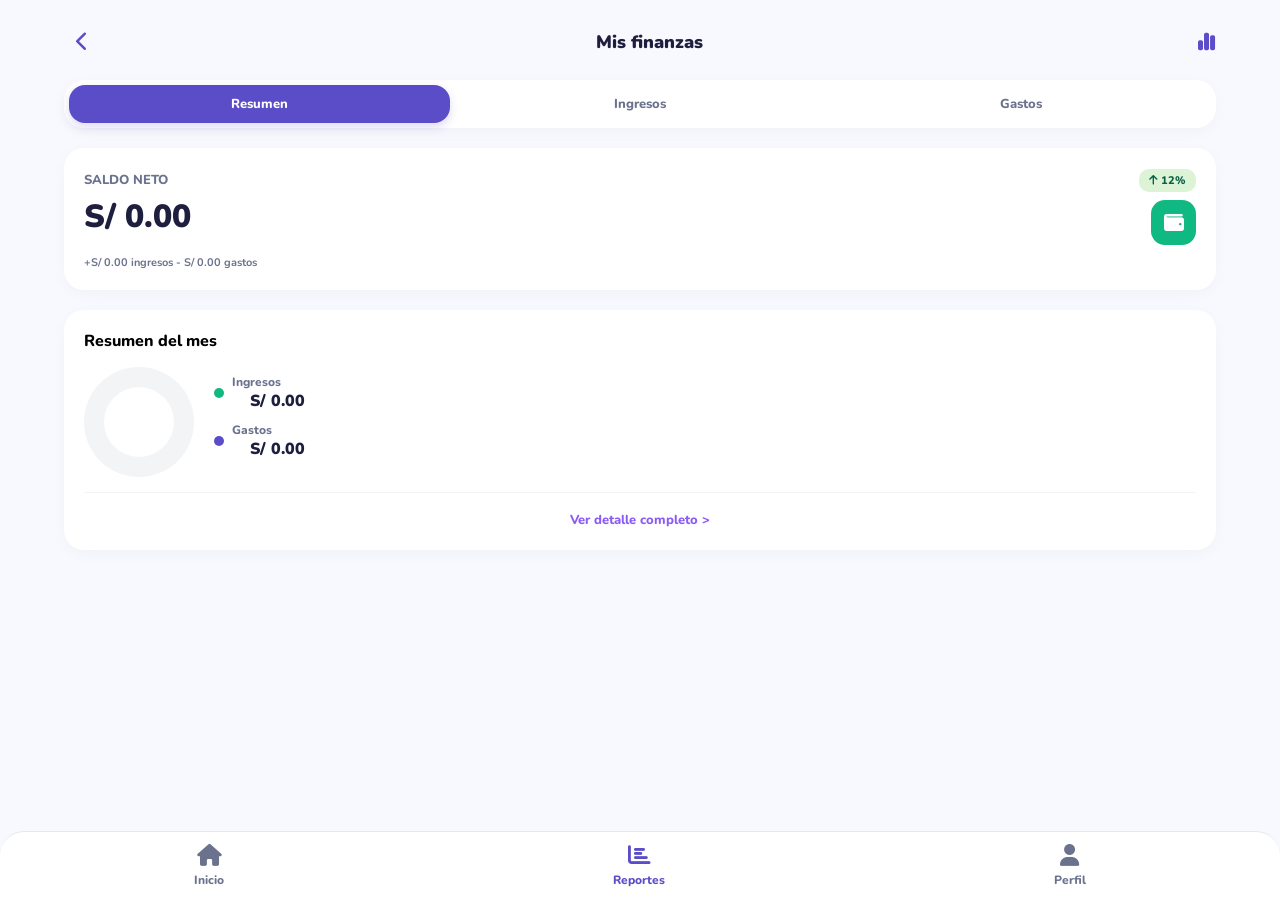
<file: misfinanzas.html>
<!DOCTYPE html>
<html lang="es">
<head>
    <meta charset="UTF-8">
    <meta name="viewport" content="width=device-width, initial-scale=1, viewport-fit=cover">
    <title>Yaku | Mis Finanzas</title>
    <link href="https://fonts.googleapis.com/css2?family=Nunito:wght@500;700;800;900&display=swap" rel="stylesheet">
    <link rel="stylesheet" href="https://cdnjs.cloudflare.com/ajax/libs/font-awesome/6.4.0/css/all.min.css">
    <link rel="stylesheet" href="estilos.css">
    <style>
        body { background: #F8F9FE; }
        .header { display: flex; align-items: center; justify-content: space-between; margin-bottom: 20px; }
        .btn-back { width: 36px; height: 36px; color: var(--primary); display: flex; justify-content: center; align-items: center; text-decoration: none; font-size: 20px; font-weight: 900;}
        .header h1 { font-size: 18px; font-weight: 900; color: var(--text-dark); margin: 0; }
        .header-icon { font-size: 20px; color: var(--primary); }

        /* Controles de Pestañas */
        .tabs-container { display: flex; background: white; padding: 5px; border-radius: 20px; margin-bottom: 20px; box-shadow: 0 4px 15px rgba(0,0,0,0.03); }
        .tab-btn { flex: 1; text-align: center; padding: 10px 0; border-radius: 16px; font-weight: 800; font-size: 13px; color: var(--text-muted); cursor: pointer; transition: 0.3s; border: none; background: transparent; }
        .tab-btn.active { background: var(--primary); color: white; box-shadow: 0 4px 10px rgba(91, 77, 200, 0.2); }

        /* Vistas de Pestañas */
        .tab-content { display: none; animation: fadeIn 0.3s ease; }
        .tab-content.active { display: block; }
        @keyframes fadeIn { from { opacity: 0; transform: translateY(5px); } to { opacity: 1; transform: translateY(0); } }

        /* Tarjetas estilo imagen */
        .card { background: white; border-radius: 20px; padding: 20px; margin-bottom: 20px; box-shadow: 0 4px 15px rgba(0,0,0,0.03); }
        .card-top { display: flex; justify-content: space-between; align-items: flex-start; margin-bottom: 10px; }
        .card-title { font-size: 13px; font-weight: 800; color: var(--text-muted); text-transform: uppercase; }
        .badge { font-size: 11px; font-weight: 800; padding: 4px 10px; border-radius: 10px; display: inline-flex; align-items: center; gap: 4px;}
        .badge.green { background: #DDF3D6; color: #065F46; }
        .badge.red { background: #FEE2E2; color: #991B1B; }
        .big-amount { font-size: 32px; font-weight: 900; color: var(--text-dark); margin: 5px 0; }
        
        .icon-box { width: 45px; height: 45px; border-radius: 14px; display: flex; justify-content: center; align-items: center; font-size: 20px; }
        .icon-box.green { background: #10B981; color: white; }
        .icon-box.light-green { background: #DDF3D6; color: #10B981; }
        .icon-box.light-red { background: #FEE2E2; color: #EF4444; }

        /* Gráfico Donut */
        .donut-container { display: flex; align-items: center; gap: 20px; margin-top: 15px; }
        .donut-chart { width: 110px; height: 110px; border-radius: 50%; background: #F3F4F6; display: flex; justify-content: center; align-items: center; }
        .donut-inner { width: 70px; height: 70px; background: white; border-radius: 50%; }
        .legend-item { display: flex; align-items: center; gap: 8px; margin-bottom: 10px; }
        .dot { width: 10px; height: 10px; border-radius: 50%; }
        .legend-text { font-size: 12px; font-weight: 800; color: var(--text-muted); }
        .legend-val { font-size: 16px; font-weight: 900; color: var(--text-dark); margin-left: 18px; }

        /* Listas y Botones */
        .list-header { display: flex; justify-content: space-between; align-items: center; margin-bottom: 15px; }
        .list-header h3 { font-size: 15px; font-weight: 800; color: var(--text-dark); }
        .list-header a { font-size: 12px; font-weight: 800; color: var(--primary); text-decoration: none; }
        .tx-item { display: flex; justify-content: space-between; align-items: center; padding: 12px 0; border-bottom: 1px solid #F3F4F6; }
        
        .btn-action { width: 100%; background: var(--primary); color: white; border: none; border-radius: 14px; padding: 16px; font-size: 15px; font-weight: 800; display: flex; justify-content: center; align-items: center; gap: 8px; cursor: pointer; text-decoration: none; margin-top: 10px; }
    </style>
</head>
<body>
<div class="app-container">
    <div class="view-container">
        
        <div class="header">
            <a href="index.html" class="btn-back"><i class="fas fa-chevron-left"></i></a>
            <h1>Mis finanzas</h1>
            <div class="header-icon"><i class="fas fa-chart-simple"></i></div>
        </div>

        <!-- Pestañas -->
        <div class="tabs-container">
            <button class="tab-btn active" onclick="switchTab('resumen', this)">Resumen</button>
            <button class="tab-btn" onclick="switchTab('ingresos', this)">Ingresos</button>
            <button class="tab-btn" onclick="switchTab('gastos', this)">Gastos</button>
        </div>

        <!-- PESTAÑA: RESUMEN -->
        <div id="tab-resumen" class="tab-content active">
            <div class="card">
                <div class="card-top">
                    <div>
                        <span class="card-title">Saldo neto</span>
                        <div class="big-amount" id="lbl-saldo">S/ 0.00</div>
                    </div>
                    <div style="text-align: right;">
                        <span class="badge green"><i class="fas fa-arrow-up"></i> 12%</span><br>
                        <div class="icon-box green" style="margin-top: 8px; float: right;"><i class="fas fa-wallet"></i></div>
                    </div>
                </div>
                <p style="font-size: 11px; font-weight: 700; color: var(--text-muted); margin-top: 5px;" id="lbl-sub-saldo">
                    +S/ 0.00 ingresos - S/ 0.00 gastos
                </p>
            </div>

            <div class="card">
                <h3 style="font-size: 16px; font-weight: 800;">Resumen del mes</h3>
                <div class="donut-container">
                    <div class="donut-chart" id="donut-grafico">
                        <div class="donut-inner"></div>
                    </div>
                    <div>
                        <div class="legend-item">
                            <div class="dot" style="background: #10B981;"></div>
                            <div>
                                <div class="legend-text">Ingresos</div>
                                <div class="legend-val" id="lbl-donut-ingresos">S/ 0.00</div>
                            </div>
                        </div>
                        <div class="legend-item">
                            <div class="dot" style="background: #5B4DC8;"></div>
                            <div>
                                <div class="legend-text">Gastos</div>
                                <div class="legend-val" id="lbl-donut-gastos">S/ 0.00</div>
                            </div>
                        </div>
                    </div>
                </div>
                <div style="text-align: center; margin-top: 15px; padding-top: 15px; border-top: 1px solid #F3F4F6;">
                    <a href="#" style="font-size: 13px; font-weight: 800; color: #8B5CF6; text-decoration: none;">Ver detalle completo ></a>
                </div>
            </div>
        </div>

        <!-- PESTAÑA: INGRESOS -->
        <div id="tab-ingresos" class="tab-content">
            <div class="card">
                <div class="card-top">
                    <div>
                        <span class="card-title"><i class="far fa-calendar-alt"></i> Total Ingresos (Mes)</span>
                        <div class="big-amount" id="lbl-total-ingresos">S/ 0.00</div>
                        <span class="badge green"><i class="fas fa-chart-line"></i> +18% vs mes anterior</span>
                    </div>
                    <div class="icon-box light-green"><i class="fas fa-cash-register"></i></div>
                </div>
            </div>
            
            <div class="card">
                <div class="list-header">
                    <h3>Últimos ingresos</h3>
                    <a href="#">Ver todos</a>
                </div>
                <div id="lista-ingresos">
                    <!-- JavaScript -->
                </div>
                <a href="registra.html" class="btn-action"><i class="fas fa-plus-circle"></i> Registrar nuevo ingreso</a>
            </div>
        </div>

        <!-- PESTAÑA: GASTOS -->
        <div id="tab-gastos" class="tab-content">
            <div class="card">
                <div class="card-top">
                    <div>
                        <span class="card-title"><i class="far fa-calendar-alt"></i> Total Gastos (Mes)</span>
                        <div class="big-amount" id="lbl-total-gastos">S/ 0.00</div>
                        <span class="badge red"><i class="fas fa-arrow-down"></i> -5% menos que el mes pasado</span>
                    </div>
                    <div class="icon-box light-red"><i class="fas fa-shopping-bag"></i></div>
                </div>
            </div>

            <div class="card">
                <div class="list-header">
                    <h3>Últimos gastos</h3>
                    <a href="#">Ver todos</a>
                </div>
                <div id="lista-gastos">
                    <!-- JavaScript -->
                </div>
                <a href="registra.html" class="btn-action"><i class="fas fa-plus-circle"></i> Registrar nuevo egreso</a>
            </div>
        </div>

    </div>

    <!-- Menú Inferior -->
    <div class="bottom-nav">
        <a href="index.html" class="nav-btn"><i class="fas fa-home"></i><span>Inicio</span></a>
        <a href="misfinanzas.html" class="nav-btn active"><i class="fas fa-chart-bar"></i><span>Reportes</span></a>
        <a href="configuracion.html" class="nav-btn"><i class="fas fa-user"></i><span>Perfil</span></a>
    </div>
</div>

<script>
    // Lógica para cambiar de pestañas
    function switchTab(tabId, btnElement) {
        document.querySelectorAll('.tab-content').forEach(tab => tab.classList.remove('active'));
        document.querySelectorAll('.tab-btn').forEach(btn => btn.classList.remove('active'));
        
        document.getElementById('tab-' + tabId).classList.add('active');
        btnElement.classList.add('active');
    }

    // Formatear Fecha
    function formatFecha(isoString) {
        const fecha = new Date(isoString);
        const opciones = { day: 'numeric', month: 'short' };
        return fecha.toLocaleDateString('es-ES', opciones).replace('.', '');
    }

    // Lógica de cálculo y renderizado de datos
    document.addEventListener("DOMContentLoaded", () => {
        const transacciones = JSON.parse(localStorage.getItem('yaku_data')) || [];
        
        let ingresos = 0;
        let gastos = 0;
        let htmlIngresos = '';
        let htmlGastos = '';

        transacciones.slice().reverse().forEach(t => {
            const monto = parseFloat(t.monto);
            const fechaTxt = t.fecha ? formatFecha(t.fecha) : 'Hoy';

            if (t.tipo === 'venta' || t.tipo === 'ingreso') {
                ingresos += monto;
                htmlIngresos += `
                    <div class="tx-item">
                        <div style="display:flex; align-items:center; gap:12px;">
                            <div style="width:38px; height:38px; border-radius:10px; background:#F0EDFF; color:#5B4DC8; display:flex; justify-content:center; align-items:center;"><i class="fas fa-money-bill-wave"></i></div>
                            <div>
                                <p style="font-size:13px; font-weight:800; color:#1F2937; margin:0;">${t.categoria}</p>
                                <p style="font-size:11px; font-weight:700; color:#9CA3AF; margin:0; text-transform:capitalize;">${fechaTxt} • ${t.metodo}</p>
                            </div>
                        </div>
                        <p style="font-size:14px; font-weight:900; color:#10B981; margin:0;">+ S/ ${monto.toFixed(2)}</p>
                    </div>`;
            } else {
                gastos += monto;
                htmlGastos += `
                    <div class="tx-item">
                        <div style="display:flex; align-items:center; gap:12px;">
                            <div style="width:38px; height:38px; border-radius:10px; background:#FEE2E2; color:#EF4444; display:flex; justify-content:center; align-items:center;"><i class="fas fa-receipt"></i></div>
                            <div>
                                <p style="font-size:13px; font-weight:800; color:#1F2937; margin:0;">${t.categoria}</p>
                                <p style="font-size:11px; font-weight:700; color:#9CA3AF; margin:0; text-transform:capitalize;">${fechaTxt} • ${t.metodo}</p>
                            </div>
                        </div>
                        <p style="font-size:14px; font-weight:900; color:#EF4444; margin:0;">- S/ ${monto.toFixed(2)}</p>
                    </div>`;
            }
        });

        const saldo = ingresos - gastos;

        // Escribir totales en el DOM
        document.getElementById('lbl-saldo').innerText = `S/ ${saldo.toFixed(2)}`;
        document.getElementById('lbl-sub-saldo').innerText = `+S/ ${ingresos.toFixed(2)} ingresos - S/ ${gastos.toFixed(2)} gastos`;
        
        document.getElementById('lbl-total-ingresos').innerText = `S/ ${ingresos.toFixed(2)}`;
        document.getElementById('lbl-donut-ingresos').innerText = `S/ ${ingresos.toFixed(2)}`;
        
        document.getElementById('lbl-total-gastos').innerText = `S/ ${gastos.toFixed(2)}`;
        document.getElementById('lbl-donut-gastos').innerText = `S/ ${gastos.toFixed(2)}`;

        // Renderizar listas vacías si no hay datos
        document.getElementById('lista-ingresos').innerHTML = htmlIngresos || '<p style="font-size:12px; color:#9CA3AF; text-align:center; padding:10px;">Sin ingresos recientes</p>';
        document.getElementById('lista-gastos').innerHTML = htmlGastos || '<p style="font-size:12px; color:#9CA3AF; text-align:center; padding:10px;">Sin gastos recientes</p>';

        // Calcular y pintar gráfico de anillo (Donut)
        const totalTotal = ingresos + gastos;
        if (totalTotal > 0) {
            const pctIngreso = Math.round((ingresos / totalTotal) * 100);
            // El gráfico pinta verde hasta el porcentaje de ingreso, y el resto púrpura (gasto)
            document.getElementById('donut-grafico').style.background = `conic-gradient(#10B981 0% ${pctIngreso}%, #5B4DC8 ${pctIngreso}% 100%)`;
        } else {
            document.getElementById('donut-grafico').style.background = '#F3F4F6';
        }
    });
</script>
</body>
</html>
</file>
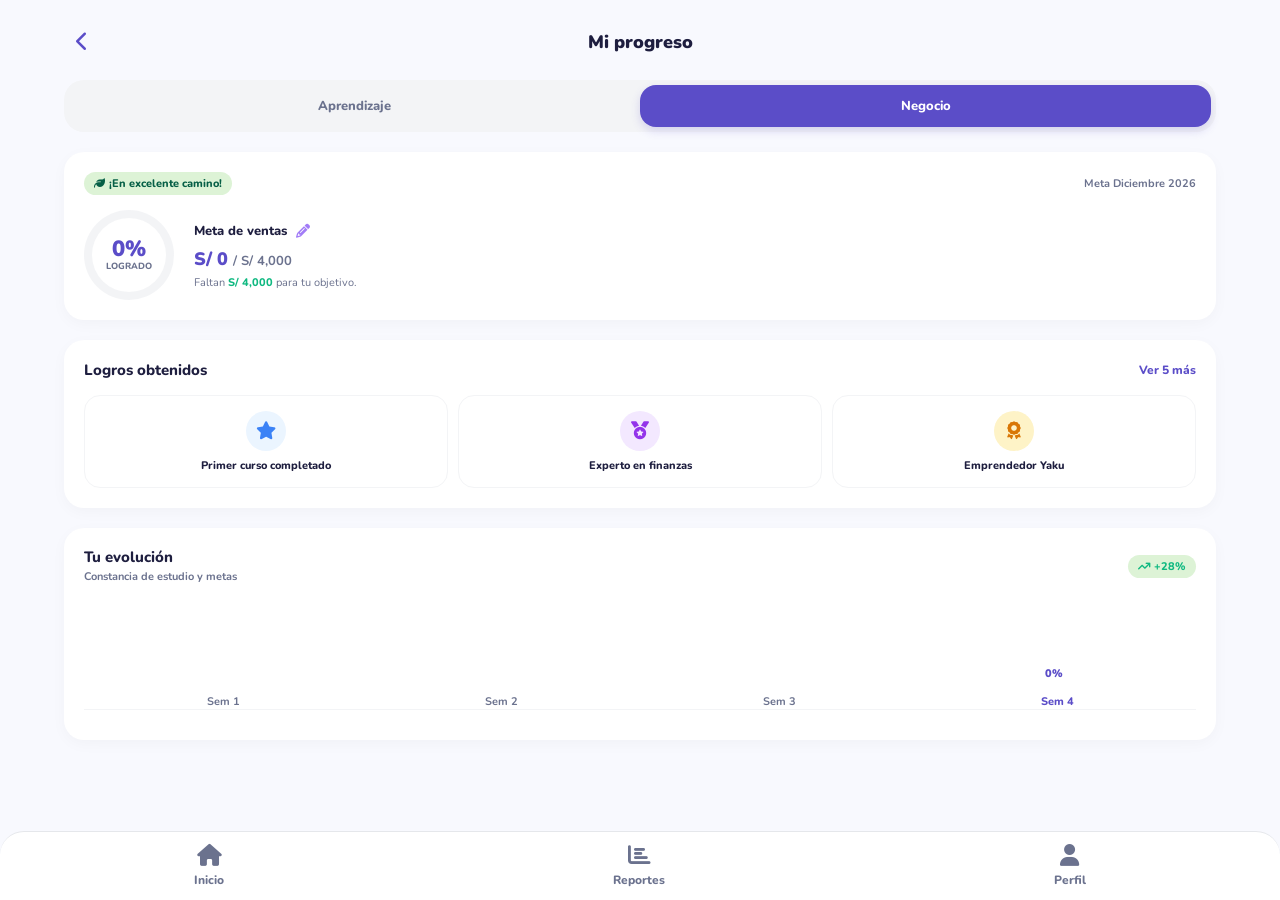
<file: progreso.html>
<!DOCTYPE html>
<html lang="es">
<head>
    <meta charset="UTF-8">
    <meta name="viewport" content="width=device-width, initial-scale=1, viewport-fit=cover">
    <title>Yaku | Mi Progreso</title>
    <link href="https://fonts.googleapis.com/css2?family=Nunito:wght@500;700;800;900&display=swap" rel="stylesheet">
    <link rel="stylesheet" href="https://cdnjs.cloudflare.com/ajax/libs/font-awesome/6.4.0/css/all.min.css">
    <link rel="stylesheet" href="estilos.css">
    <style>
        body { background: #F8F9FE; }
        .header { display: flex; align-items: center; justify-content: space-between; margin-bottom: 20px; }
        .btn-back { width: 36px; height: 36px; color: var(--primary); display: flex; justify-content: center; align-items: center; text-decoration: none; font-size: 20px; font-weight: 900;}
        .header h1 { font-size: 18px; font-weight: 900; color: var(--text-dark); margin: 0; }
        
        .tabs-container { display: flex; background: #F3F4F6; padding: 5px; border-radius: 20px; margin-bottom: 20px; }
        .tab-btn { flex: 1; text-align: center; padding: 12px 0; border-radius: 16px; font-weight: 800; font-size: 13px; color: var(--text-muted); cursor: pointer; transition: 0.3s; border: none; background: transparent; }
        .tab-btn.active { background: #5B4DC8; color: white; box-shadow: 0 4px 10px rgba(91, 77, 200, 0.2); }

        .card { background: white; border-radius: 20px; padding: 20px; margin-bottom: 20px; box-shadow: 0 4px 15px rgba(0,0,0,0.03); }
        
        .status-badge { display: inline-flex; align-items: center; gap: 4px; background: #DDF3D6; color: #065F46; padding: 4px 10px; border-radius: 12px; font-size: 11px; font-weight: 800; }
        .progress-section { display: flex; align-items: center; gap: 20px; margin-top: 15px; }
        .progress-circle { width: 90px; height: 90px; border-radius: 50%; background: conic-gradient(#5B4DC8 0%, #F3F4F6 0%); display: flex; justify-content: center; align-items: center; position: relative;}
        .progress-inner { width: 74px; height: 74px; background: white; border-radius: 50%; display: flex; flex-direction: column; justify-content: center; align-items: center; }
        .progress-val { font-size: 22px; font-weight: 900; color: #5B4DC8; line-height: 1; }
        .progress-lbl { font-size: 9px; font-weight: 800; color: var(--text-muted); }
        
        .edit-meta-btn { font-size: 14px; color: #8B5CF6; cursor: pointer; padding: 4px; margin-left: 5px; opacity: 0.8; transition: 0.2s; }
        .edit-meta-btn:active { transform: scale(0.9); }

        .section-header { display: flex; justify-content: space-between; align-items: center; margin-bottom: 15px; }
        .section-header h3 { font-size: 15px; font-weight: 800; color: var(--text-dark); }
        .section-header a { font-size: 12px; font-weight: 800; color: var(--primary); text-decoration: none; }
        .achievements-grid { display: grid; grid-template-columns: repeat(3, 1fr); gap: 10px; }
        .achievement-card { border: 1px solid #F3F4F6; border-radius: 16px; padding: 15px 10px; text-align: center; display: flex; flex-direction: column; align-items: center; gap: 8px; }
        .ach-icon { width: 40px; height: 40px; border-radius: 50%; display: flex; justify-content: center; align-items: center; font-size: 18px; }
        .ach-title { font-size: 11px; font-weight: 800; color: var(--text-dark); line-height: 1.2; }

        .chart-container { height: 120px; display: flex; align-items: flex-end; justify-content: space-between; padding-top: 20px; border-bottom: 1px solid #F3F4F6; margin-bottom: 10px;}
        .chart-bar-group { display: flex; flex-direction: column; align-items: center; gap: 8px; flex: 1; }
        .bar-bg { width: 24px; background: #E5E7EB; border-radius: 6px 6px 0 0; display: flex; align-items: flex-end; justify-content: center; position: relative;}
        .bar-fill { width: 100%; background: #C4B5FD; border-radius: 6px 6px 0 0; transition: height 0.4s ease; }
        .bar-fill.active { background: #5B4DC8; }
        .bar-label { font-size: 11px; font-weight: 700; color: var(--text-muted); }
        .bar-val { position: absolute; top: -20px; font-size: 11px; font-weight: 900; color: #5B4DC8; }
    </style>
</head>
<body>
<div class="app-container">
    <div class="view-container">
        
        <div class="header">
            <a href="index.html" class="btn-back"><i class="fas fa-chevron-left"></i></a>
            <h1>Mi progreso</h1>
            <div style="width: 36px;"></div>
        </div>

        <div class="tabs-container">
            <button class="tab-btn">Aprendizaje</button>
            <button class="tab-btn active">Negocio</button>
        </div>

        <!-- Meta Interactiva -->
        <div class="card">
            <div style="display: flex; justify-content: space-between; align-items: center;">
                <div class="status-badge"><i class="fas fa-leaf"></i> ¡En excelente camino!</div>
                <span id="lbl-mes-meta" style="font-size: 11px; font-weight: 700; color: var(--text-muted); text-transform: capitalize;">Meta</span>
            </div>
            
            <div class="progress-section">
                <div class="progress-circle" id="donut-meta">
                    <div class="progress-inner">
                        <span class="progress-val" id="lbl-porcentaje">0%</span>
                        <span class="progress-lbl">LOGRADO</span>
                    </div>
                </div>
                <div style="flex: 1;">
                    <h4 style="font-size: 13px; font-weight: 800; color: var(--text-dark); margin: 0 0 5px 0; display: flex; align-items: center;">
                        <span id="lbl-nombre-meta">Meta de ventas</span>
                        <i class="fas fa-pencil-alt edit-meta-btn" onclick="editarMeta()" title="Editar objetivo"></i>
                    </h4>
                    <div style="font-size: 18px; font-weight: 900; color: #5B4DC8; margin-bottom: 5px;">
                        <span id="lbl-ingresos">S/ 0</span> <span style="font-size: 13px; color: var(--text-muted); font-weight: 700;" id="lbl-meta-total">/ S/ 4,000</span>
                    </div>
                    <p style="font-size: 11px; color: var(--text-muted); margin: 0; line-height: 1.3;" id="lbl-faltante">
                        Calculando progreso...
                    </p>
                </div>
            </div>
        </div>

        <!-- Logros Obtenidos -->
        <div class="card">
            <div class="section-header">
                <h3>Logros obtenidos</h3>
                <a href="#">Ver 5 más</a>
            </div>
            <div class="achievements-grid">
                <div class="achievement-card">
                    <div class="ach-icon" style="background: #EBF5FF; color: #3B82F6;"><i class="fas fa-star"></i></div>
                    <span class="ach-title">Primer curso completado</span>
                </div>
                <div class="achievement-card">
                    <div class="ach-icon" style="background: #F3E8FF; color: #9333EA;"><i class="fas fa-medal"></i></div>
                    <span class="ach-title">Experto en finanzas</span>
                </div>
                <div class="achievement-card">
                    <div class="ach-icon" style="background: #FEF3C7; color: #D97706;"><i class="fas fa-award"></i></div>
                    <span class="ach-title">Emprendedor Yaku</span>
                </div>
            </div>
        </div>

        <!-- Evolución -->
        <div class="card">
            <div class="section-header" style="margin-bottom: 5px;">
                <div style="line-height: 1.2;">
                    <h3>Tu evolución</h3>
                    <span style="font-size: 11px; color: var(--text-muted); font-weight: 700;">Constancia de estudio y metas</span>
                </div>
                <div class="status-badge" style="background: #DDF3D6; color: #10B981;"><i class="fas fa-arrow-trend-up"></i> +28%</div>
            </div>
            
            <div class="chart-container">
                <div class="chart-bar-group">
                    <div class="bar-bg" style="height: 100%;"><div class="bar-fill" style="height: 30%;"></div></div>
                    <span class="bar-label">Sem 1</span>
                </div>
                <div class="chart-bar-group">
                    <div class="bar-bg" style="height: 100%;"><div class="bar-fill" style="height: 45%;"></div></div>
                    <span class="bar-label">Sem 2</span>
                </div>
                <div class="chart-bar-group">
                    <div class="bar-bg" style="height: 100%;"><div class="bar-fill" style="height: 60%;"></div></div>
                    <span class="bar-label">Sem 3</span>
                </div>
                <div class="chart-bar-group">
                    <div class="bar-bg" style="height: 100%;"><div class="bar-fill active" id="bar-sem4" style="height: 0%;">
                        <span class="bar-val" id="lbl-bar-pct">0%</span>
                    </div></div>
                    <span class="bar-label" style="color: #5B4DC8; font-weight: 800;">Sem 4</span>
                </div>
            </div>
        </div>

    </div>

    <!-- Menú Inferior -->
    <div class="bottom-nav">
        <a href="index.html" class="nav-btn"><i class="fas fa-home"></i><span>Inicio</span></a>
        <a href="misfinanzas.html" class="nav-btn"><i class="fas fa-chart-bar"></i><span>Reportes</span></a>
        <a href="configuracion.html" class="nav-btn"><i class="fas fa-user"></i><span>Perfil</span></a>
    </div>
</div>

<script>
    let metaMensual = parseFloat(localStorage.getItem('yaku_meta')) || 4000;
    
    function inicializarFecha() {
        const meses = ['Enero', 'Febrero', 'Marzo', 'Abril', 'Mayo', 'Junio', 'Julio', 'Agosto', 'Septiembre', 'Octubre', 'Noviembre', 'Diciembre'];
        const fecha = new Date();
        document.getElementById('lbl-mes-meta').innerText = `Meta ${meses[fecha.getMonth()]} ${fecha.getFullYear()}`;
    }

    function calcularProgreso() {
        const transacciones = JSON.parse(localStorage.getItem('yaku_data')) || [];
        let ingresosTotales = 0;

        transacciones.forEach(t => {
            if (t.tipo === 'venta' || t.tipo === 'ingreso') {
                ingresosTotales += parseFloat(t.monto);
            }
        });

        let porcentaje = Math.round((ingresosTotales / metaMensual) * 100);
        if (porcentaje > 100) porcentaje = 100;
        
        let faltante = metaMensual - ingresosTotales;
        if (faltante < 0) faltante = 0;

        const nombreMeta = localStorage.getItem('yaku_meta_nombre') || 'Meta de ventas';
        const metaFormateada = metaMensual.toLocaleString('es-PE');
        const ingresosFormateados = ingresosTotales.toLocaleString('es-PE');
        const faltanteFormateado = faltante.toLocaleString('es-PE');

        document.getElementById('lbl-nombre-meta').innerText = nombreMeta;
        document.getElementById('lbl-meta-total').innerText = `/ S/ ${metaFormateada}`;
        document.getElementById('lbl-porcentaje').innerText = `${porcentaje}%`;
        document.getElementById('lbl-ingresos').innerText = `S/ ${ingresosFormateados}`;
        document.getElementById('donut-meta').style.background = `conic-gradient(#5B4DC8 ${porcentaje}%, #F3F4F6 ${porcentaje}%)`;

        if (faltante === 0) {
            document.getElementById('lbl-faltante').innerHTML = `<span style="color:#10B981; font-weight:800;">¡Felicidades! Has superado tu objetivo.</span>`;
        } else {
            document.getElementById('lbl-faltante').innerHTML = `Faltan <span style="font-weight:800; color:#10B981;">S/ ${faltanteFormateado}</span> para tu objetivo.`;
        }

        document.getElementById('bar-sem4').style.height = `${porcentaje}%`;
        document.getElementById('lbl-bar-pct').innerText = `${porcentaje}%`;
    }

    function editarMeta() {
        const nombreActual = localStorage.getItem('yaku_meta_nombre') || 'Meta de ventas';
        const nuevoNombre = prompt("¿Cuál es el nombre de tu objetivo?", nombreActual);
        
        if (nuevoNombre !== null && nuevoNombre.trim() !== "") {
            const nuevaMetaStr = prompt(`Ingresa el monto a alcanzar en soles para "${nuevoNombre.trim()}":`, metaMensual);
            
            if (nuevaMetaStr !== null) {
                const nuevaMeta = parseFloat(nuevaMetaStr.replace(/[^0-9.-]+/g,""));
                if (!isNaN(nuevaMeta) && nuevaMeta > 0) {
                    localStorage.setItem('yaku_meta_nombre', nuevoNombre.trim());
                    localStorage.setItem('yaku_meta', nuevaMeta);
                    metaMensual = nuevaMeta;
                    calcularProgreso();
                } else {
                    alert("Por favor, ingresa un monto válido mayor a cero.");
                }
            }
        }
    }

    document.addEventListener("DOMContentLoaded", () => {
        inicializarFecha();
        calcularProgreso();
    });
</script>
</body>
</html>
</file>
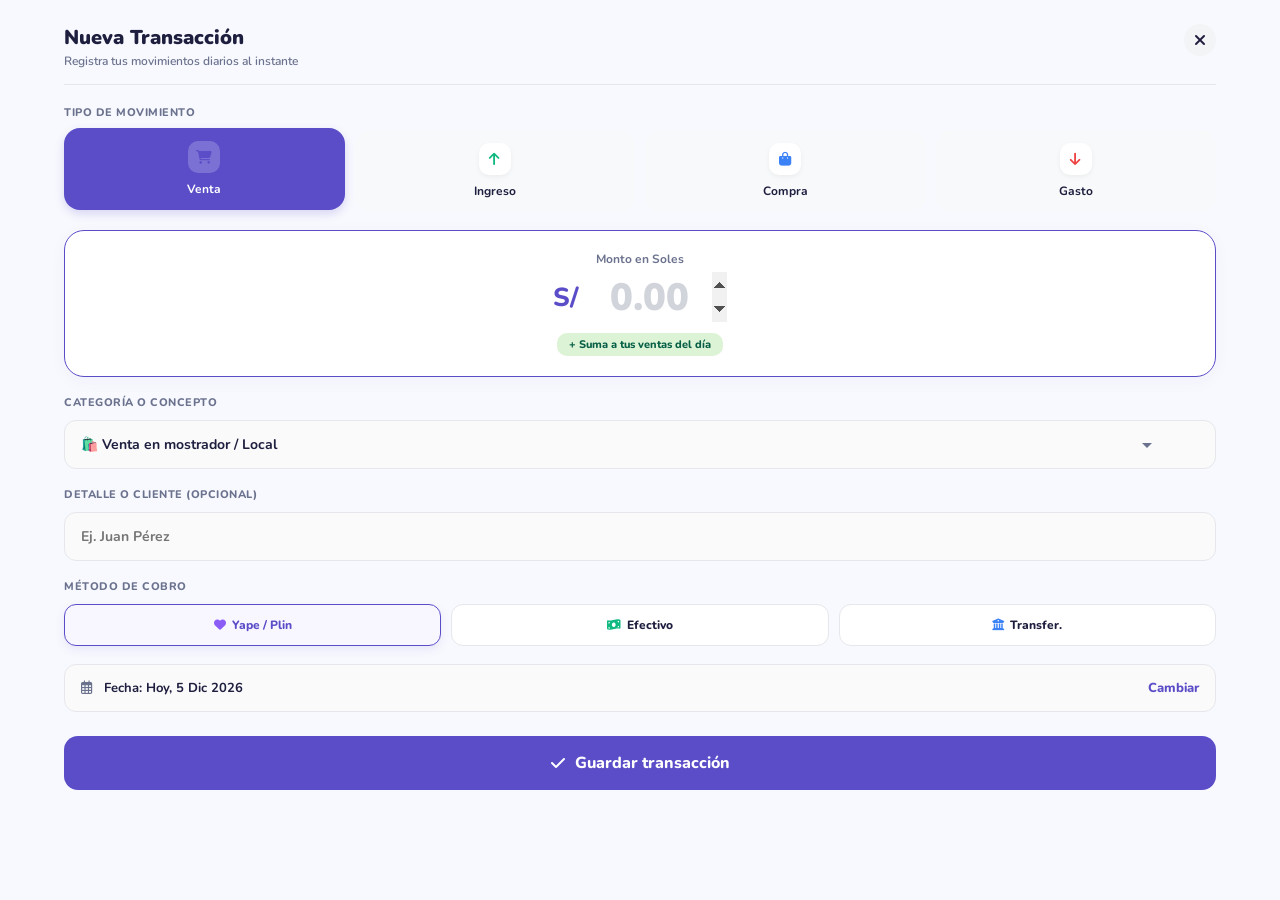
<file: registra.html>
<!DOCTYPE html>
<html lang="es">
<head>
    <meta charset="UTF-8">
    <meta name="viewport" content="width=device-width, initial-scale=1, viewport-fit=cover">
    <title>Yaku | Nueva Transacción</title>
    <link href="https://fonts.googleapis.com/css2?family=Nunito:wght@500;700;800;900&display=swap" rel="stylesheet">
    <link rel="stylesheet" href="https://cdnjs.cloudflare.com/ajax/libs/font-awesome/6.4.0/css/all.min.css">
    <link rel="stylesheet" href="estilos.css">
    <style>
        .reg-header { display: flex; justify-content: space-between; align-items: flex-start; margin-bottom: 20px; padding-bottom: 15px; border-bottom: 1px solid var(--border-light); }
        .reg-header h1 { font-size: 20px; font-weight: 900; color: var(--text-dark); margin-bottom: 2px;}
        .reg-header p { font-size: 12px; color: var(--text-muted); font-weight: 600; }
        .btn-close { width: 32px; height: 32px; border-radius: 50%; background: #F3F4F6; color: var(--text-dark); display: flex; justify-content: center; align-items: center; text-decoration: none; transition: 0.2s;}
        .btn-close:active { background: #E5E7EB; transform: scale(0.9); }
        
        .form-section { margin-bottom: 18px; }
        .form-label { display: block; font-size: 11px; font-weight: 800; color: var(--text-muted); text-transform: uppercase; margin-bottom: 10px; letter-spacing: 0.5px;}
        
        .type-grid { display: grid; grid-template-columns: repeat(4, 1fr); gap: 10px; }
        .type-btn { background: #F8F9FA; border: 1px solid transparent; border-radius: 16px; padding: 12px 5px; display: flex; flex-direction: column; align-items: center; gap: 8px; cursor: pointer; transition: all 0.2s ease;}
        .type-btn .t-icon { width: 32px; height: 32px; border-radius: 10px; background: white; display: flex; justify-content: center; align-items: center; font-size: 14px; box-shadow: 0 2px 5px rgba(0,0,0,0.05);}
        .type-btn span { font-size: 12px; font-weight: 700; color: var(--text-dark); }
        
        .type-btn.active { background: var(--primary); transform: translateY(-2px); box-shadow: 0 4px 10px rgba(91, 77, 200, 0.2); }
        .type-btn.active span { color: white; }
        .type-btn.active .t-icon { background: rgba(255,255,255,0.2); color: white; box-shadow: none;}
        
        .type-btn[data-type="venta"] .t-icon { color: var(--primary); }
        .type-btn[data-type="ingreso"] .t-icon { color: #10B981; }
        .type-btn[data-type="compra"] .t-icon { color: #3B82F6; }
        .type-btn[data-type="gasto"] .t-icon { color: #EF4444; }

        .amount-card { background: #FAFAFA; border: 1px solid var(--border-light); border-radius: 20px; padding: 20px; text-align: center; display: flex; flex-direction: column; align-items: center; transition: 0.3s; }
        .amount-card:focus-within { border-color: var(--primary); background: white; box-shadow: 0 4px 15px rgba(91, 77, 200, 0.05); }
        .amount-input-group { display: flex; justify-content: center; align-items: center; gap: 8px; margin-bottom: 10px; }
        .amount-input-group span.currency { font-size: 26px; font-weight: 800; color: var(--primary); }
        .amount-input-group input { font-size: 38px; font-weight: 900; color: var(--text-dark); background: transparent; border: none; width: 140px; text-align: center; outline: none; }
        .amount-input-group input::placeholder { color: #D1D5DB; }
        .tag-status { font-size: 11px; font-weight: 800; padding: 4px 12px; border-radius: 10px; transition: 0.3s; }

        .input-box { width: 100%; background: #FAFAFA; border: 1px solid var(--border-light); border-radius: 12px; padding: 14px 16px; font-size: 14px; font-weight: 700; color: var(--text-dark); outline: none; transition: 0.2s;}
        .input-box:focus { border-color: var(--primary); background: white; box-shadow: 0 0 0 3px rgba(91, 77, 200, 0.1); }
        select.input-box { appearance: none; background-image: url('data:image/svg+xml;utf8,<svg fill="%236B728E" height="24" viewBox="0 0 24 24" width="24" xmlns="http://www.w3.org/2000/svg"><path d="M7 10l5 5 5-5z"/></svg>'); background-repeat: no-repeat; background-position-x: 95%; background-position-y: 50%; }

        .method-grid { display: grid; grid-template-columns: repeat(3, 1fr); gap: 10px; }
        .method-btn { background: white; border: 1px solid var(--border-light); border-radius: 12px; padding: 12px 5px; display: flex; align-items: center; justify-content: center; gap: 6px; cursor: pointer; font-size: 12px; font-weight: 800; color: var(--text-dark); transition: all 0.2s;}
        .method-btn:active { transform: scale(0.95); }
        .method-btn.active { border-color: var(--primary); color: var(--primary); background: #F8F7FF; box-shadow: 0 4px 10px rgba(91, 77, 200, 0.1); }
        .method-btn[data-method="yape"] i { color: #8B5CF6; } 
        .method-btn[data-method="efectivo"] i { color: #10B981; } 
        .method-btn[data-method="transferencia"] i { color: #3B82F6; }

        .date-box { display: flex; justify-content: space-between; align-items: center; background: #FAFAFA; border: 1px solid var(--border-light); border-radius: 12px; padding: 14px 16px; margin-top: 15px; }
        .date-box .d-text { font-size: 13px; font-weight: 700; color: var(--text-dark); }
        .date-box .d-text i { color: var(--text-muted); margin-right: 8px; }
        .date-box .d-change { font-size: 13px; font-weight: 800; color: var(--primary); cursor: pointer; }

        .btn-submit { width: 100%; background: var(--primary); color: white; border: none; border-radius: 14px; padding: 16px; font-size: 16px; font-weight: 800; display: flex; justify-content: center; align-items: center; gap: 10px; cursor: pointer; margin-top: 24px; transition: 0.2s;}
        .btn-submit:active { transform: scale(0.98); background: #4a3eb3; }
        .btn-submit:disabled { opacity: 0.7; cursor: not-allowed; }
    </style>
</head>
<body>
<div class="app-container">
    <div class="view-container" style="padding-bottom: 30px;">
        
        <div class="reg-header">
            <div>
                <h1>Nueva Transacción</h1>
                <p>Registra tus movimientos diarios al instante</p>
            </div>
            <a href="index.html" class="btn-close"><i class="fas fa-times"></i></a>
        </div>

        <div class="form-section">
            <label class="form-label">Tipo de movimiento</label>
            <div class="type-grid">
                <button class="type-btn active" data-type="venta" onclick="selectType(this)">
                    <div class="t-icon"><i class="fas fa-shopping-cart"></i></div><span>Venta</span>
                </button>
                <button class="type-btn" data-type="ingreso" onclick="selectType(this)">
                    <div class="t-icon"><i class="fas fa-arrow-up"></i></div><span>Ingreso</span>
                </button>
                <button class="type-btn" data-type="compra" onclick="selectType(this)">
                    <div class="t-icon"><i class="fas fa-shopping-bag"></i></div><span>Compra</span>
                </button>
                <button class="type-btn" data-type="gasto" onclick="selectType(this)">
                    <div class="t-icon"><i class="fas fa-arrow-down"></i></div><span>Gasto</span>
                </button>
            </div>
        </div>

        <div class="form-section amount-card">
            <span style="font-size: 12px; color: var(--text-muted); font-weight: 700; margin-bottom: 5px;">Monto en Soles</span>
            <div class="amount-input-group">
                <span class="currency">S/</span>
                <input type="number" id="input-monto" placeholder="0.00" step="0.01" min="0.01">
            </div>
            <div class="tag-status" id="amount-tag" style="background: #DDF3D6; color: #065F46;">+ Suma a tus ventas del día</div>
        </div>

        <div class="form-section">
            <label class="form-label">Categoría o concepto</label>
            <select class="input-box" id="categoria-select"></select>
        </div>

        <div class="form-section">
            <label class="form-label">Detalle o cliente (opcional)</label>
            <input type="text" id="input-detalle" class="input-box" placeholder="Ej. Juan Pérez">
        </div>

        <div class="form-section">
            <label class="form-label" id="lbl-metodo">Método de cobro</label>
            <div class="method-grid">
                <button class="method-btn active" data-method="yape" onclick="selectMethod(this)">
                    <i class="fas fa-heart"></i> Yape / Plin
                </button>
                <button class="method-btn" data-method="efectivo" onclick="selectMethod(this)">
                    <i class="fas fa-money-bill-wave"></i> Efectivo
                </button>
                <button class="method-btn" data-method="transferencia" onclick="selectMethod(this)">
                    <i class="fas fa-university"></i> Transfer.
                </button>
            </div>
        </div>
        
        <div class="date-box">
            <span class="d-text"><i class="far fa-calendar-alt"></i> Fecha: <strong id="fecha-actual">Cargando...</strong></span>
            <span class="d-change">Cambiar</span>
        </div>

        <button class="btn-submit" id="btn-guardar" onclick="guardarTransaccion()">
            <i class="fas fa-check"></i> <span>Guardar transacción</span>
        </button>

    </div>
</div>

<script>
    const categoriasIngreso = [
        "🛍️ Venta en mostrador / Local",
        "📦 Venta online / Delivery",
        "📱 Servicio brindado",
        "💰 Otros ingresos"
    ];
    
    const categoriasGasto = [
        "📦 Compra de mercadería e insumos",
        "💡 Pago de servicios (Luz, Agua, Internet)",
        "🚕 Transporte, flete o movilidad",
        "🔧 Mantenimiento de local",
        "📉 Otros gastos"
    ];

    function actualizarCategorias(tipo) {
        const select = document.getElementById('categoria-select');
        const lblMetodo = document.getElementById('lbl-metodo');
        select.innerHTML = '';
        
        const opciones = (tipo === 'venta' || tipo === 'ingreso') ? categoriasIngreso : categoriasGasto;
        
        opciones.forEach(cat => {
            let option = document.createElement('option');
            option.text = cat;
            select.add(option);
        });

        lblMetodo.innerText = (tipo === 'venta' || tipo === 'ingreso') ? 'Método de cobro' : 'Método de pago';
    }

    function selectType(btn) {
        document.querySelectorAll('.type-btn').forEach(b => b.classList.remove('active'));
        btn.classList.add('active');
        
        const type = btn.getAttribute('data-type');
        const tag = document.getElementById('amount-tag');
        
        if (type === 'venta' || type === 'ingreso') {
            tag.style.background = '#DDF3D6';
            tag.style.color = '#065F46';
            tag.innerText = (type === 'venta') ? '+ Suma a tus ventas' : '+ Suma a tus ingresos';
        } else {
            tag.style.background = '#FEE2E2';
            tag.style.color = '#991B1B';
            tag.innerText = '- Resta a tus fondos';
        }

        actualizarCategorias(type);
    }

    function selectMethod(btn) {
        document.querySelectorAll('.method-btn').forEach(b => b.classList.remove('active'));
        btn.classList.add('active');
    }

    window.onload = function() {
        const meses = ["Ene", "Feb", "Mar", "Abr", "May", "Jun", "Jul", "Ago", "Sep", "Oct", "Nov", "Dic"];
        const hoy = new Date();
        const fechaFormateada = `Hoy, ${hoy.getDate()} ${meses[hoy.getMonth()]} ${hoy.getFullYear()}`;
        document.getElementById('fecha-actual').innerText = fechaFormateada;
        
        actualizarCategorias('venta');
        document.getElementById('input-monto').focus();
    };

    function guardarTransaccion() {
        const montoInput = document.getElementById('input-monto').value;
        const btnGuardar = document.getElementById('btn-guardar');

        // Validación
        if (!montoInput || parseFloat(montoInput) <= 0) {
            alert('Por favor, ingresa un monto válido mayor a cero.');
            document.getElementById('input-monto').focus();
            return;
        }

        // Efecto visual de carga
        btnGuardar.disabled = true;
        btnGuardar.innerHTML = '<i class="fas fa-spinner fa-spin"></i> <span>Guardando...</span>';

        // Capturar los valores reales de la interfaz
        const tipo = document.querySelector('.type-btn.active').dataset.type;
        const metodo = document.querySelector('.method-btn.active').dataset.method;
        const categoria = document.getElementById('categoria-select').value;
        const detalle = document.getElementById('input-detalle').value;

        // Crear el objeto de transacción
        const nuevaTransaccion = {
            id: Date.now(), // Identificador único
            tipo: tipo,
            monto: parseFloat(montoInput),
            categoria: categoria,
            detalle: detalle,
            metodo: metodo,
            fecha: new Date().toISOString()
        };

        // Recuperar historial previo, agregar el nuevo y guardar
        const transacciones = JSON.parse(localStorage.getItem('yaku_data')) || [];
        transacciones.push(nuevaTransaccion);
        localStorage.setItem('yaku_data', JSON.stringify(transacciones));

        // Redirigir al inicio después de una breve pausa
        setTimeout(() => {
            window.location.href = 'index.html';
        }, 800);
    }
</script>
</body>
</html>
</file>
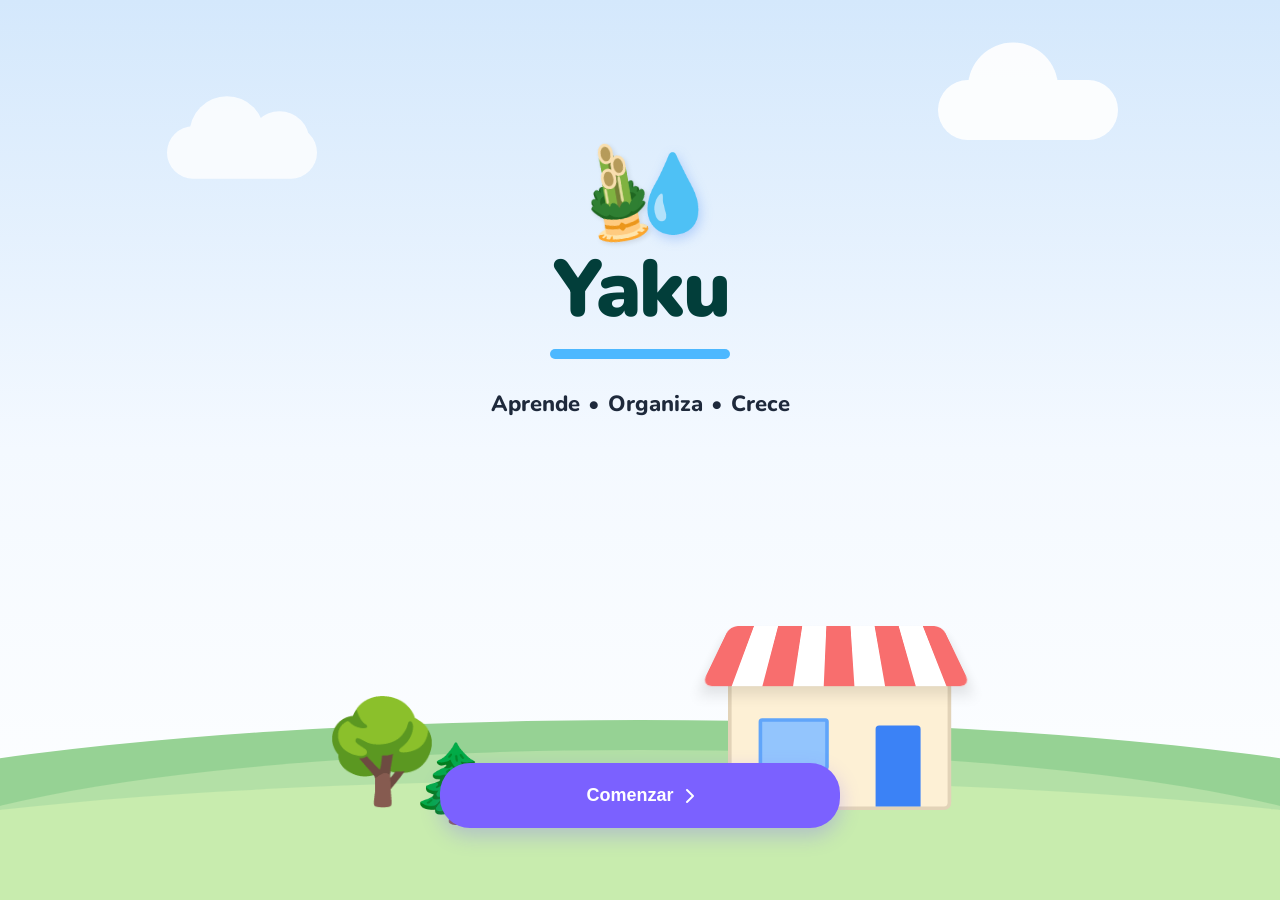
<file: splash.html>
<!DOCTYPE html>
<html lang="es">
<head>
    <meta charset="UTF-8">
    <meta name="viewport" content="width=device-width, initial-scale=1, viewport-fit=cover">
    <title>Yaku | Bienvenida</title>
    <link href="https://fonts.googleapis.com/css2?family=Nunito:wght@500;700;800;900&display=swap" rel="stylesheet">
    <link rel="stylesheet" href="https://cdnjs.cloudflare.com/ajax/libs/font-awesome/6.4.0/css/all.min.css">
    <style>
        body, html {
            margin: 0;
            padding: 0;
            width: 100%;
            height: 100%;
            font-family: 'Nunito', sans-serif;
            background-color: #F4F9FF;
            overflow: hidden;
        }

        /* Contenedor fluido para abarcar cualquier pantalla */
        .splash-container {
            position: relative;
            width: 100%;
            height: 100vh;
            background: linear-gradient(180deg, #D4E8FC 0%, #F4F9FF 50%, #FFFFFF 100%);
            overflow: hidden;
            display: flex;
            flex-direction: column;
            align-items: center;
        }

        /* Nubes flotantes */
        .cloud { position: absolute; background: white; border-radius: 50px; z-index: 1; }
        .cloud::before, .cloud::after { content: ''; position: absolute; background: white; border-radius: 50%; }
        
        .cloud-1 { top: 10%; left: 5%; width: 100px; height: 35px; opacity: 0.8; }
        .cloud-1::before { width: 50px; height: 50px; top: -20px; left: 15px; }
        .cloud-1::after { width: 40px; height: 40px; top: -10px; left: 55px; }

        .cloud-2 { top: 15%; right: 5%; width: 120px; height: 40px; opacity: 0.9; }
        .cloud-2::before { width: 60px; height: 60px; top: -25px; left: 20px; }

        /* Sección del Logo */
        .logo-section {
            margin-top: 18vh;
            display: flex;
            flex-direction: column;
            align-items: center;
            z-index: 10;
        }

        .logo-graphics {
            position: relative;
            width: 120px;
            height: 90px;
            margin-bottom: -15px;
        }
        
        .bamboo { position: absolute; font-size: 65px; left: 0; bottom: 0; transform: rotate(-10deg); text-shadow: 2px 2px 5px rgba(0,0,0,0.1); transition: 0.3s; }
        .water-drop { position: absolute; font-size: 55px; right: 0; bottom: 10px; filter: drop-shadow(2px 4px 6px rgba(59, 130, 246, 0.3)); transition: 0.3s; }

        .logo-text {
            font-size: 56px;
            font-weight: 900;
            color: #023E3A;
            margin: 0;
            letter-spacing: -2px;
            transition: 0.3s;
        }

        .wave-line {
            width: 120px;
            height: 8px;
            background: #4DB8FF;
            border-radius: 10px;
            margin-top: 5px;
            position: relative;
            transition: 0.3s;
        }
        
        .slogan {
            margin-top: 20px;
            font-size: 15px;
            font-weight: 800;
            color: #1E293B;
            word-spacing: 2px;
            transition: 0.3s;
        }

        /* Paisaje inferior adaptable */
        .landscape {
            position: absolute;
            bottom: 0;
            width: 100%;
            height: 40vh;
            min-height: 300px;
            z-index: 5;
        }

        .hill { position: absolute; border-radius: 50%; transition: 0.3s; }
        .hill-back { width: 150vw; height: 300px; background: #96D294; bottom: -120px; left: -25vw; }
        .hill-middle { width: 120vw; height: 250px; background: #B3E0A6; bottom: -100px; right: -10vw; }
        .hill-front { width: 140vw; height: 200px; background: #C8ECAE; bottom: -80px; left: -20vw; }

        /* Elementos del paisaje */
        .store {
            position: absolute;
            bottom: 15%;
            right: 15%;
            width: 120px;
            height: 100px;
            z-index: 10;
            transition: transform 0.3s ease, right 0.3s ease;
        }
        .store-base {
            position: absolute; bottom: 0; width: 100%; height: 75px;
            background: #FDF0D5; border-radius: 4px; border: 2px solid #E2D3B8;
        }
        .awning {
            position: absolute; top: -5px; left: -5%; width: 110%; height: 35px;
            background: repeating-linear-gradient(90deg, #F86E6E, #F86E6E 15px, #FFFFFF 15px, #FFFFFF 30px);
            border-radius: 5px; box-shadow: 0 4px 6px rgba(0,0,0,0.1);
            transform: perspective(50px) rotateX(20deg);
        }
        .store-door { position: absolute; bottom: 0; right: 15px; width: 25px; height: 45px; background: #3B82F6; border-radius: 2px 2px 0 0; }
        .store-window { position: absolute; bottom: 20px; left: 15px; width: 35px; height: 25px; background: #93C5FD; border: 2px solid #60A5FA; border-radius: 2px; }
        
        .trees { position: absolute; font-size: 40px; bottom: 20%; left: 15%; z-index: 8; transition: 0.3s; }
        .tree-2 { position: absolute; font-size: 30px; bottom: 18%; left: 28%; z-index: 9; transition: 0.3s; }

        /* Botón Comenzar - Adaptable */
        .btn-start {
            position: absolute;
            bottom: 6%;
            width: 85%;
            max-width: 350px; /* Limita el ancho en PC */
            background: #7B61FF;
            color: white;
            border: none;
            border-radius: 30px;
            padding: 18px 20px;
            font-size: 16px;
            font-weight: 800;
            cursor: pointer;
            z-index: 20;
            box-shadow: 0 8px 20px rgba(123, 97, 255, 0.3);
            display: flex;
            justify-content: center;
            align-items: center;
            gap: 10px;
            transition: 0.3s;
        }
        .btn-start:hover { background: #684DF0; transform: translateY(-2px); }
        .btn-start:active { transform: scale(0.96); box-shadow: 0 4px 10px rgba(123, 97, 255, 0.2); }

        /* =========================================
           MEDIA QUERIES PARA PC Y TABLETS (Responsivo)
           ========================================= */
        @media (min-width: 768px) {
            .logo-section { margin-top: 15vh; }
            .logo-graphics { width: 160px; height: 120px; margin-bottom: -20px;}
            .bamboo { font-size: 90px; }
            .water-drop { font-size: 75px; }
            .logo-text { font-size: 80px; }
            .wave-line { width: 180px; height: 10px; }
            .slogan { font-size: 22px; margin-top: 30px; }
            
            /* Hacemos la tienda y los árboles más grandes en PC */
            .store { transform: scale(1.6); right: 25%; bottom: 25%; transform-origin: bottom center; }
            .trees { font-size: 80px; left: 20%; bottom: 22%; }
            .tree-2 { font-size: 60px; left: 28%; bottom: 18%; }
            
            /* Ajustes del botón para PC */
            .btn-start { padding: 22px 20px; font-size: 18px; max-width: 400px; bottom: 8%; }
            
            /* Posición de nubes en pantallas anchas */
            .cloud-1 { left: 15%; top: 15%; transform: scale(1.5); }
            .cloud-2 { right: 15%; top: 10%; transform: scale(1.5); }
        }

        @media (min-width: 1200px) {
            .store { right: 30%; transform: scale(1.8); }
            .trees { left: 25%; font-size: 100px; }
            .tree-2 { left: 32%; font-size: 75px; }
        }
    </style>
</head>
<body>

<div class="splash-container">
    
    <!-- Cielo y nubes -->
    <div class="cloud cloud-1"></div>
    <div class="cloud cloud-2"></div>

    <!-- Logo y Eslogan -->
    <div class="logo-section">
        <div class="logo-graphics">
            <span class="bamboo">🎍</span>
            <span class="water-drop">💧</span>
        </div>
        <h1 class="logo-text">Yaku</h1>
        <div class="wave-line"></div>
        <p class="slogan">Aprende • Organiza • Crece</p>
    </div>

    <!-- Paisaje fluido y Tienda -->
    <div class="landscape">
        <div class="hill hill-back"></div>
        <div class="hill hill-middle"></div>
        <div class="trees">🌳</div>
        <div class="tree-2">🌲</div>
        <div class="hill hill-front"></div>
        
        <div class="store">
            <div class="store-base">
                <div class="store-window"></div>
                <div class="store-door"></div>
            </div>
            <div class="awning"></div>
        </div>
    </div>

    <!-- Botón de redirección a Login -->
    <button class="btn-start" onclick="window.location.href='login.html'">
        Comenzar <i class="fas fa-chevron-right" style="font-size: 16px;"></i>
    </button>

</div>

</body>
</html>
</file>
<file: estilos.css>
:root {
    --bg-color: #F8F9FE;
    --text-dark: #1E1E3F;
    --text-muted: #6B728E;
    --primary: #5B4DC8;
    --border-light: #E5E7EB;
    --c-blue: #D4E6FB; --c-orange: #FCECD9; --c-green-light: #D5EFD9;
    --c-green-mint: #DDF3D6; --c-yellow: #FDF0CD; --c-purple: #EAE2FC;
}

* { box-sizing: border-box; margin: 0; padding: 0; font-family: 'Nunito', sans-serif; }

body { background-color: var(--bg-color); display: flex; justify-content: center; min-height: 100vh; }

.app-container {
    width: 100%; 
    max-width: 1400px; /* Expande la app hasta 1400px en monitores grandes */
    background: transparent;
    min-height: 100vh; position: relative; overflow-x: hidden;
    display: flex; flex-direction: column;
}

.view-container { flex: 1; overflow-y: auto; padding: 24px 5% 90px; }

/* Menú inferior (Bottom Nav) expandido */
.bottom-nav { position: fixed; bottom: 0; left: 50%; transform: translateX(-50%); width: 100%; max-width: 1400px; background: white; display: flex; justify-content: space-around; align-items: center; padding: 12px 0 calc(12px + env(safe-area-inset-bottom)); border-top: 1px solid var(--border-light); z-index: 10; border-radius: 24px 24px 0 0; }
.nav-btn { display: flex; flex-direction: column; align-items: center; gap: 6px; color: var(--text-dark); background: none; border: none; cursor: pointer; text-decoration: none;}
.nav-btn i { font-size: 22px; color: var(--text-muted); transition: 0.2s;}
.nav-btn span { font-size: 12px; font-weight: 800; color: var(--text-muted); }
.nav-btn.active i, .nav-btn.active span { color: var(--primary); }

/* =========================================
   DISEÑO FLUIDO PARA TODAS LAS PANTALLAS
   ========================================= */

/* Obliga a la cuadrícula de botones a reorganizarse según el ancho de la pantalla */
.grid-menu {
    display: grid !important;
    grid-template-columns: repeat(auto-fit, minmax(160px, 1fr)) !important;
    gap: 20px !important;
}

/* Ajustes de tamaño y espaciado para pantallas grandes (PC y Tablets) */
@media (min-width: 768px) {
    .greeting-card { padding: 30px 40px !important; border-radius: 30px !important; }
    .greeting-card .avatar { width: 80px !important; height: 80px !important; font-size: 55px !important; }
    .greeting-card h2 { font-size: 28px !important; }
    .top-bar { font-size: 28px !important; margin-bottom: 40px !important; }
    .menu-btn { padding: 35px 20px !important; }
    .menu-btn .icon-img { width: 70px !important; height: 70px !important; font-size: 45px !important; }
    .menu-btn span { font-size: 18px !important; }
}
</file>
